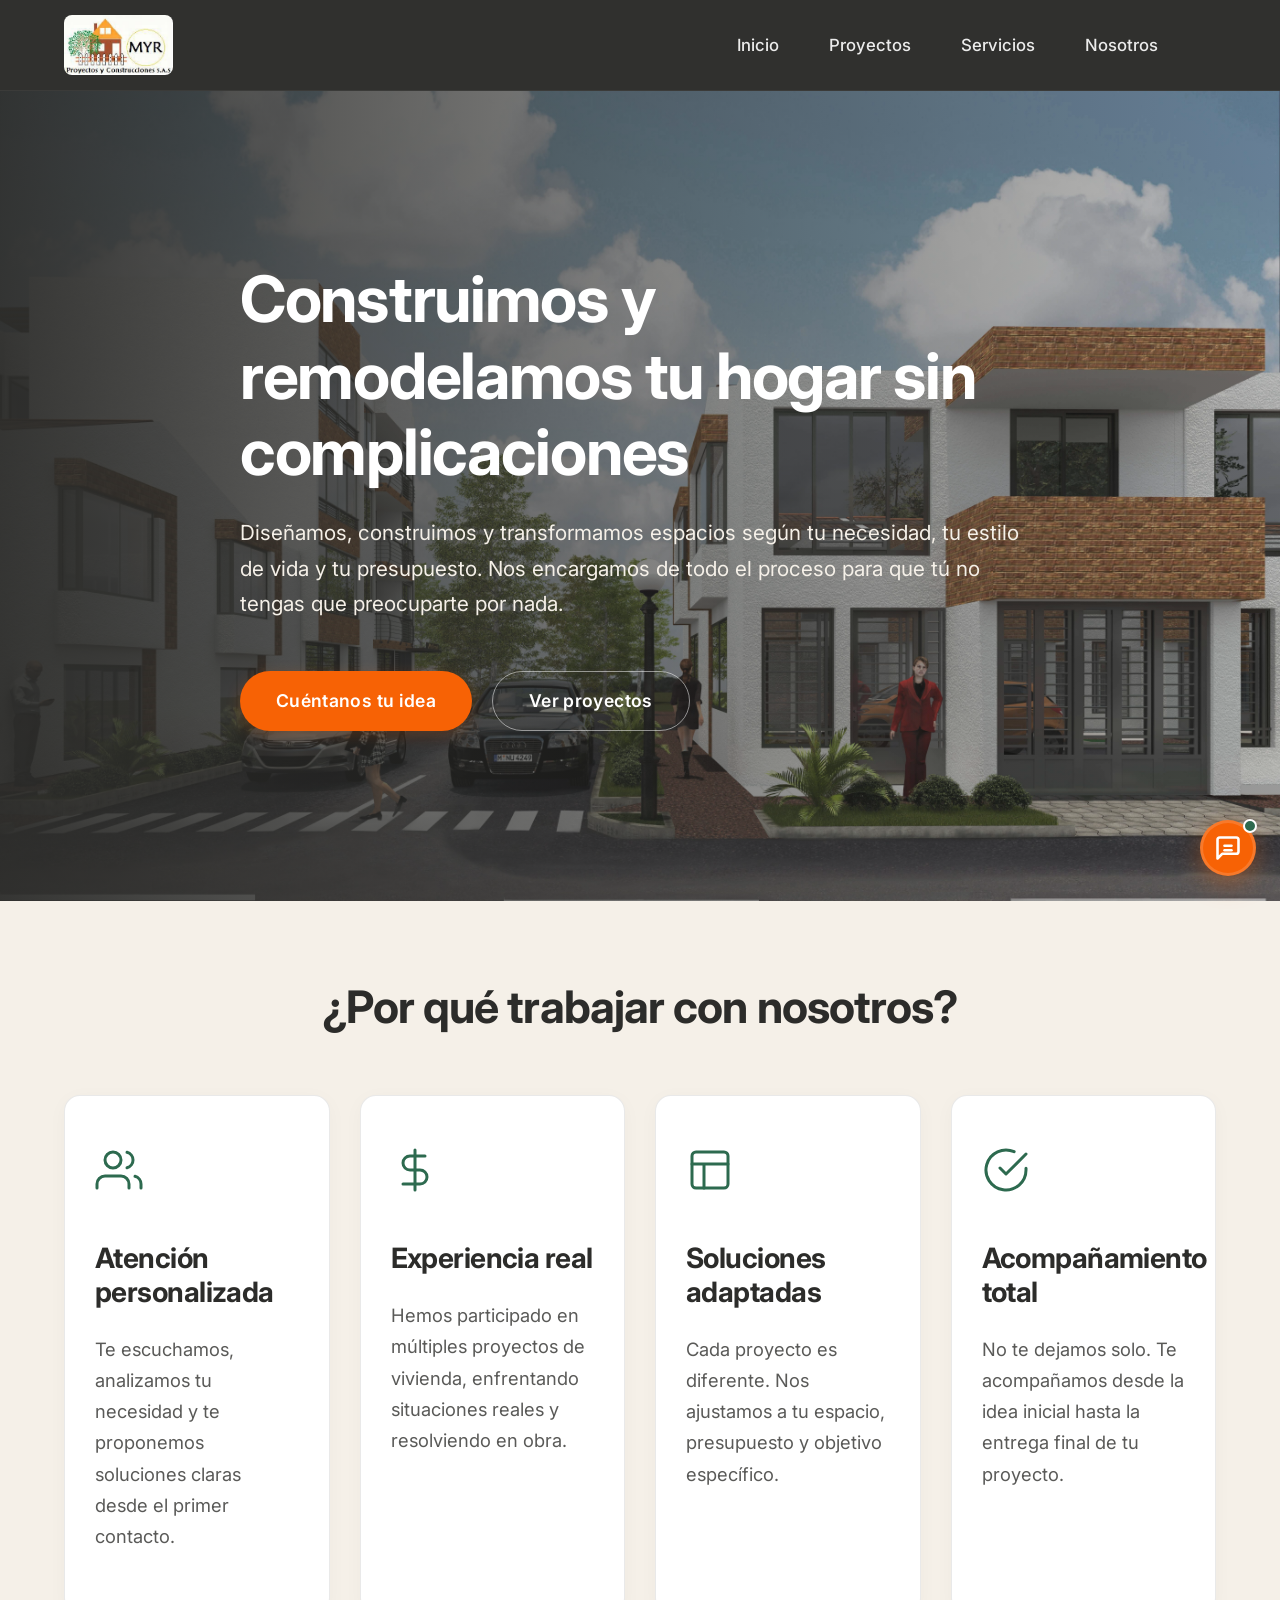
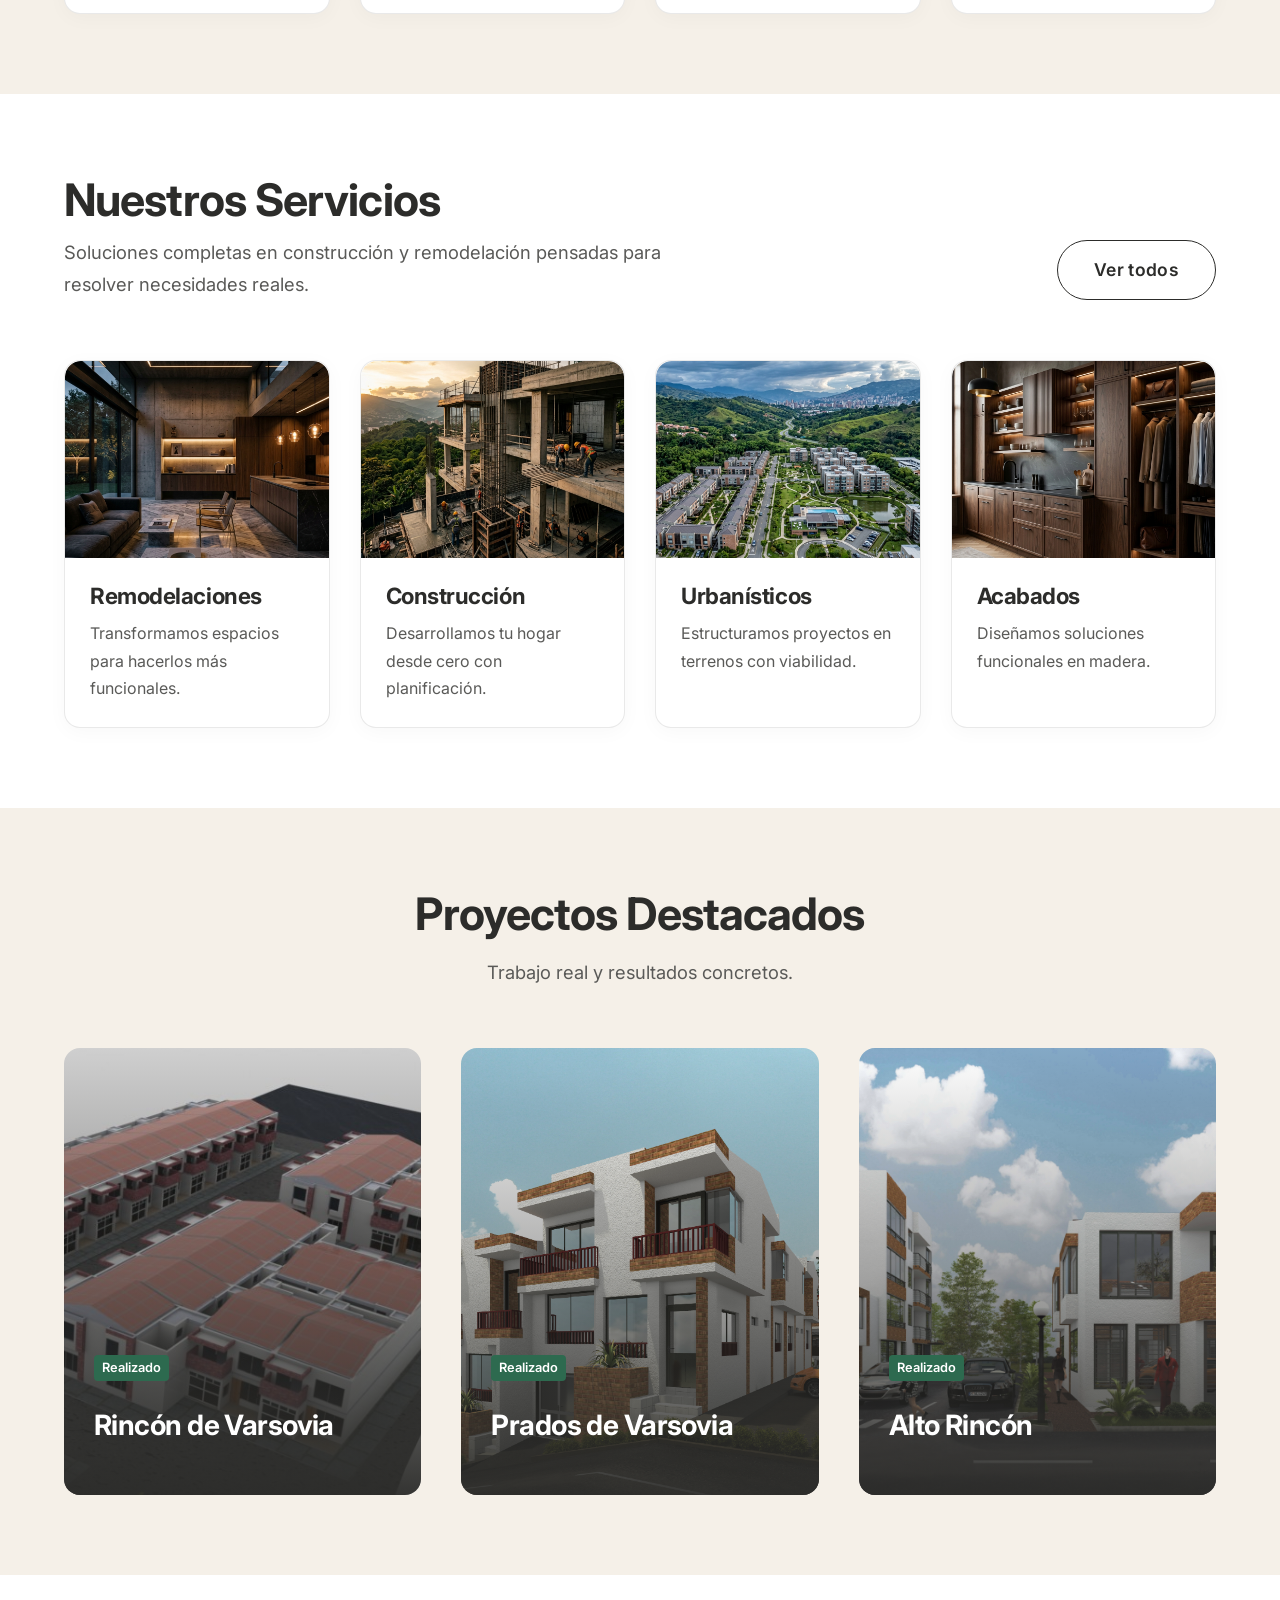
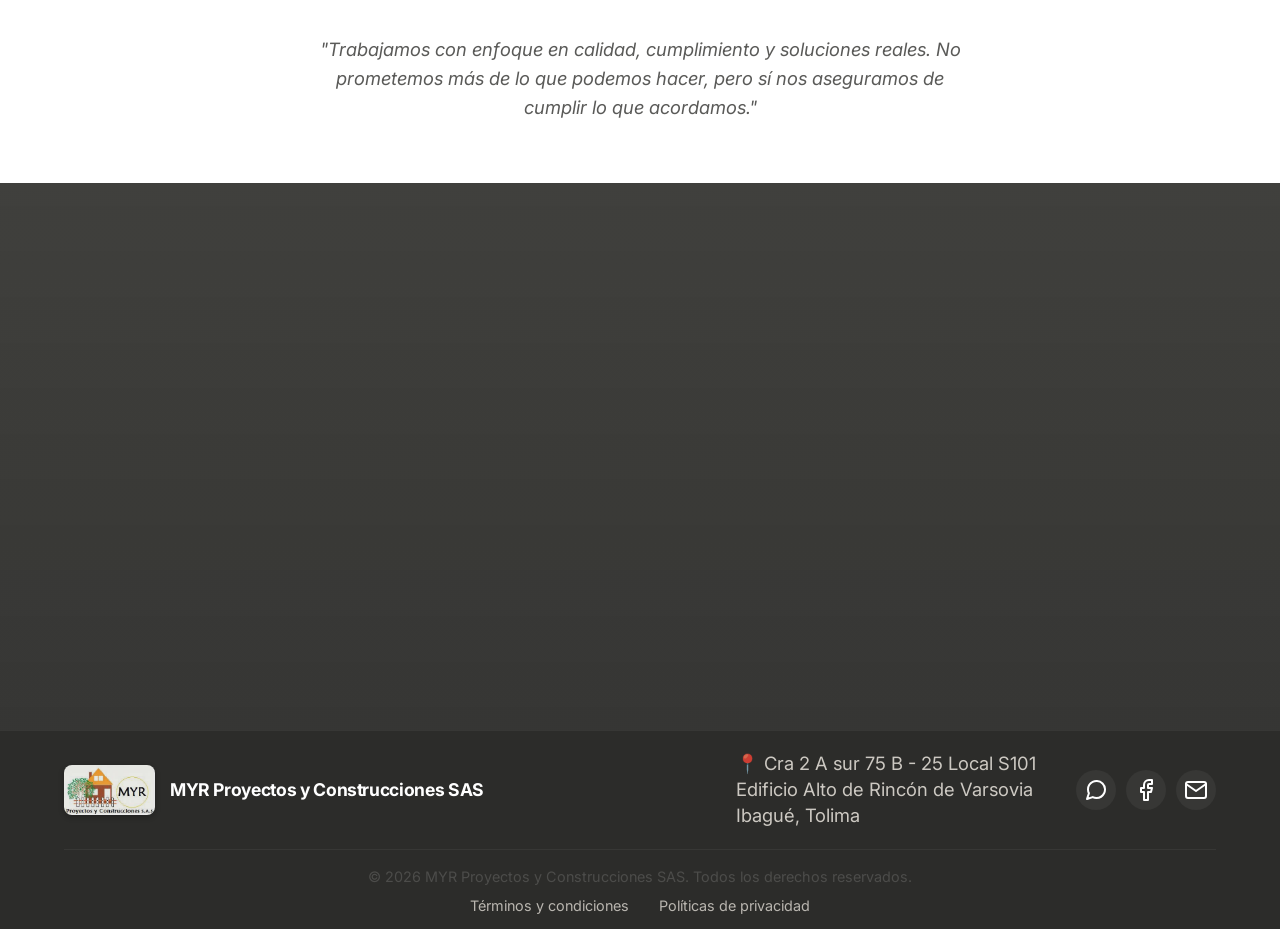
<file: index.html>
<!DOCTYPE html>
<html lang="es">
<head>
    <meta charset="UTF-8">
    <meta name="viewport" content="width=device-width, initial-scale=1.0">
    <title>MYR Proyectos y Construcciones | Inicio</title>
    <meta name="description" content="Diseñamos, construimos y transformamos espacios según tu necesidad, tu estilo de vida y tu presupuesto.">
    <!-- Google Fonts -->
    <link rel="preconnect" href="https://fonts.googleapis.com">
    <link rel="preconnect" href="https://fonts.gstatic.com" crossorigin>
    <link href="https://fonts.googleapis.com/css2?family=Inter:wght@400;500;600;700&display=swap" rel="stylesheet">
    <link rel="stylesheet" href="assets/css/style.css">
</head>
<body>
    <!-- Header Inyectado -->
    <header class="header" id="main-header"></header>

    <!-- Hero Section con Carrusel -->
    <section class="hero">
        <div class="hero-slider">
            <div class="hero-slide active" style="background-image: url('assets/images/proyectos/ALTO DE RINCON DE VARSOVIA 3.jpg');"></div>
            <div class="hero-slide" style="background-image: url('assets/images/proyectos/ALTO DE RINCON DE VARSOVIA 5.jpg');"></div>
            <div class="hero-slide" style="background-image: url('assets/images/proyectos/PRADOS DE VARSOVIA 5.jpg');"></div>
        </div>
        <div class="container">
            <div class="hero-content">
                <h1>Construimos y remodelamos tu hogar sin complicaciones</h1>
                <p>Diseñamos, construimos y transformamos espacios según tu necesidad, tu estilo de vida y tu presupuesto. Nos encargamos de todo el proceso para que tú no tengas que preocuparte por nada.</p>
                <div class="hero-actions">
                    <a href="#" class="btn btn-primary tally-trigger">Cuéntanos tu idea</a>
                    <a href="pages/proyectos.html" class="btn btn-secondary" style="color: #fff; border-color: rgba(255,255,255,0.5);">Ver proyectos</a>
                </div>
            </div>
        </div>
    </section>

    <!-- Por qué trabajar con nosotros -->
    <section class="section-light">
        <div class="container">
            <h2 class="section-title" style="text-align: center; margin-bottom: 60px;">¿Por qué trabajar con nosotros?</h2>
            
            <div class="grid-4">
                <div class="card reveal-item">
                    <div class="card-icon">
                        <svg width="48" height="48" viewBox="0 0 24 24" fill="none" stroke="currentColor" stroke-width="1.5" stroke-linecap="round" stroke-linejoin="round"><path d="M17 21v-2a4 4 0 0 0-4-4H5a4 4 0 0 0-4 4v2"></path><circle cx="9" cy="7" r="4"></circle><path d="M23 21v-2a4 4 0 0 0-3-3.87"></path><path d="M16 3.13a4 4 0 0 1 0 7.75"></path></svg>
                    </div>
                    <h3>Atención personalizada</h3>
                    <p>Te escuchamos, analizamos tu necesidad y te proponemos soluciones claras desde el primer contacto.</p>
                </div>
                <div class="card reveal-item" style="transition-delay: 0.1s;">
                    <div class="card-icon">
                        <svg width="48" height="48" viewBox="0 0 24 24" fill="none" stroke="currentColor" stroke-width="1.5" stroke-linecap="round" stroke-linejoin="round"><path d="M12 2v20M17 5H9.5a3.5 3.5 0 0 0 0 7h5a3.5 3.5 0 0 1 0 7H6"></path></svg>
                    </div>
                    <h3>Experiencia real</h3>
                    <p>Hemos participado en múltiples proyectos de vivienda, enfrentando situaciones reales y resolviendo en obra.</p>
                </div>
                <div class="card reveal-item" style="transition-delay: 0.2s;">
                    <div class="card-icon">
                        <svg width="48" height="48" viewBox="0 0 24 24" fill="none" stroke="currentColor" stroke-width="1.5" stroke-linecap="round" stroke-linejoin="round"><rect x="3" y="3" width="18" height="18" rx="2" ry="2"></rect><path d="M3 9h18M9 21V9"></path></svg>
                    </div>
                    <h3>Soluciones adaptadas</h3>
                    <p>Cada proyecto es diferente. Nos ajustamos a tu espacio, presupuesto y objetivo específico.</p>
                </div>
                <div class="card reveal-item" style="transition-delay: 0.3s;">
                    <div class="card-icon">
                        <svg width="48" height="48" viewBox="0 0 24 24" fill="none" stroke="currentColor" stroke-width="1.5" stroke-linecap="round" stroke-linejoin="round"><path d="M22 11.08V12a10 10 0 1 1-5.93-9.14"></path><polyline points="22 4 12 14.01 9 11.01"></polyline></svg>
                    </div>
                    <h3>Acompañamiento total</h3>
                    <p>No te dejamos solo. Te acompañamos desde la idea inicial hasta la entrega final de tu proyecto.</p>
                </div>
            </div>
        </div>
    </section>

    <!-- Servicios Resumen -->
    <section class="section-white">
        <div class="container">
            <div style="display: flex; justify-content: space-between; align-items: flex-end; margin-bottom: 60px;" class="reveal-item">
                <div>
                    <h2 style="margin-bottom: 10px;">Nuestros Servicios</h2>
                    <p style="margin-bottom: 0; max-width: 600px;">Soluciones completas en construcción y remodelación pensadas para resolver necesidades reales.</p>
                </div>
                <a href="pages/servicios.html" class="btn btn-secondary">Ver todos</a>
            </div>
            
            <div class="grid-4">
                <a href="servicios/remodelaciones.html" class="card reveal-item" style="padding: 0; text-decoration: none;">
                    <img src="assets/images/servicios/servicio_remodelaciones.png" alt="Remodelaciones" style="margin-bottom: 0; border-radius: 16px 16px 0 0; aspect-ratio: 4/3;">
                    <div style="padding: 25px;">
                        <h3 style="font-size: 1.4rem; margin-bottom: 10px;">Remodelaciones</h3>
                        <p style="font-size: 1rem; margin-bottom: 0;">Transformamos espacios para hacerlos más funcionales.</p>
                    </div>
                </a>
                <a href="servicios/construccion.html" class="card reveal-item" style="padding: 0; text-decoration: none; transition-delay: 0.1s;">
                    <img src="assets/images/servicios/servicio_construccion.png" alt="Construcción" style="margin-bottom: 0; border-radius: 16px 16px 0 0; aspect-ratio: 4/3;">
                    <div style="padding: 25px;">
                        <h3 style="font-size: 1.4rem; margin-bottom: 10px;">Construcción</h3>
                        <p style="font-size: 1rem; margin-bottom: 0;">Desarrollamos tu hogar desde cero con planificación.</p>
                    </div>
                </a>
                <a href="servicios/urbanisticos.html" class="card reveal-item" style="padding: 0; text-decoration: none; transition-delay: 0.2s;">
                    <img src="assets/images/servicios/servicio_urbanisticos.png" alt="Proyectos Urbanísticos" style="margin-bottom: 0; border-radius: 16px 16px 0 0; aspect-ratio: 4/3;">
                    <div style="padding: 25px;">
                        <h3 style="font-size: 1.4rem; margin-bottom: 10px;">Urbanísticos</h3>
                        <p style="font-size: 1rem; margin-bottom: 0;">Estructuramos proyectos en terrenos con viabilidad.</p>
                    </div>
                </a>
                <a href="servicios/acabados.html" class="card reveal-item" style="padding: 0; text-decoration: none; transition-delay: 0.3s;">
                    <img src="assets/images/servicios/servicio_acabados.png" alt="Acabados y Carpintería" style="margin-bottom: 0; border-radius: 16px 16px 0 0; aspect-ratio: 4/3;">
                    <div style="padding: 25px;">
                        <h3 style="font-size: 1.4rem; margin-bottom: 10px;">Acabados</h3>
                        <p style="font-size: 1rem; margin-bottom: 0;">Diseñamos soluciones funcionales en madera.</p>
                    </div>
                </a>
            </div>
        </div>
    </section>

    <!-- Proyectos Destacados (Showcase) -->
    <section class="section-light">
        <div class="container">
            <h2 class="section-title reveal-item" style="text-align: center; margin-bottom: 15px;">Proyectos Destacados</h2>
            <p class="reveal-item" style="text-align: center; max-width: 800px; margin: 0 auto 60px;">Trabajo real y resultados concretos.</p>
            
            <div class="grid-3">
                <a href="proyectos/rincon-varsovia.html" class="project-card reveal-item">
                    <img src="assets/images/proyectos/RINCON DE VARSOVIA 1.JPG" alt="Rincón de Varsovia">
                    <div class="project-overlay">
                        <span style="color: #fff; background-color: var(--color-trust); padding: 2px 8px; border-radius: 4px; font-weight: 600; font-size: 0.8rem; margin-bottom: 8px; display: inline-block; width: fit-content;">Realizado</span>
                        <h3>Rincón de Varsovia</h3>
                        <p>Proyecto VIS – 28 viviendas</p>
                    </div>
                </a>
                <a href="proyectos/prados-varsovia.html" class="project-card reveal-item" style="transition-delay: 0.1s;">
                    <img src="assets/images/proyectos/PRADOS DE VARSOVIA 6.jpg" alt="Prados de Varsovia">
                    <div class="project-overlay">
                        <span style="color: #fff; background-color: var(--color-trust); padding: 2px 8px; border-radius: 4px; font-weight: 600; font-size: 0.8rem; margin-bottom: 8px; display: inline-block; width: fit-content;">Realizado</span>
                        <h3>Prados de Varsovia</h3>
                        <p>51 lotes urbanizados</p>
                    </div>
                </a>
                <a href="proyectos/alto-rincon.html" class="project-card reveal-item" style="transition-delay: 0.2s;">
                    <img src="assets/images/proyectos/ALTO DE RINCON DE VARSOVIA 3.jpg" alt="Alto Rincón de Varsovia">
                    <div class="project-overlay">
                        <span style="color: #fff; background-color: var(--color-trust); padding: 2px 8px; border-radius: 4px; font-weight: 600; font-size: 0.8rem; margin-bottom: 8px; display: inline-block; width: fit-content;">Realizado</span>
                        <h3>Alto Rincón</h3>
                        <p>Edificio de 15 apartamentos</p>
                    </div>
                </a>
            </div>
        </div>
    </section>

    <!-- Confianza Compacta -->
    <section class="section-white" style="padding: 60px 0;">
        <div class="container" style="text-align: center; max-width: 800px;">
            <p class="reveal-item" style="font-size: 1.15rem; font-style: italic; line-height: 1.6; color: var(--color-text-muted); margin-bottom: 0;">"Trabajamos con enfoque en calidad, cumplimiento y soluciones reales. No prometemos más de lo que podemos hacer, pero sí nos aseguramos de cumplir lo que acordamos."</p>
        </div>
    </section>

    <!-- CTA Fuerte -->
    <section class="section-dark" style="background: linear-gradient(rgba(44,44,42,0.9), rgba(44,44,42,0.95)), url('assets/images/proyectos/ALTO DE RINCON DE VARSOVIA 5.jpg') center/cover fixed;">
        <div class="container" style="text-align: center; padding: 60px 0;">
            <h2 class="reveal-item" style="font-size: 3.5rem; margin-bottom: 25px;">¿Tienes un proyecto en mente?</h2>
            <p class="reveal-item" style="max-width: 700px; margin: 0 auto 40px; font-size: 1.3rem;">Cuéntanos qué quieres hacer y te ayudamos a convertirlo en algo real, bien planeado y bien ejecutado.</p>
            <div class="reveal-item">
                <a href="#" class="btn btn-primary tally-trigger" style="font-size: 1.2rem; padding: 16px 45px;">Comenzar ahora</a>
            </div>
        </div>
    </section>

    <!-- Footer Inyectado -->
    <footer class="footer" id="main-footer"></footer>

    <script src="assets/js/main.js"></script>
</body>
</html>
</file>
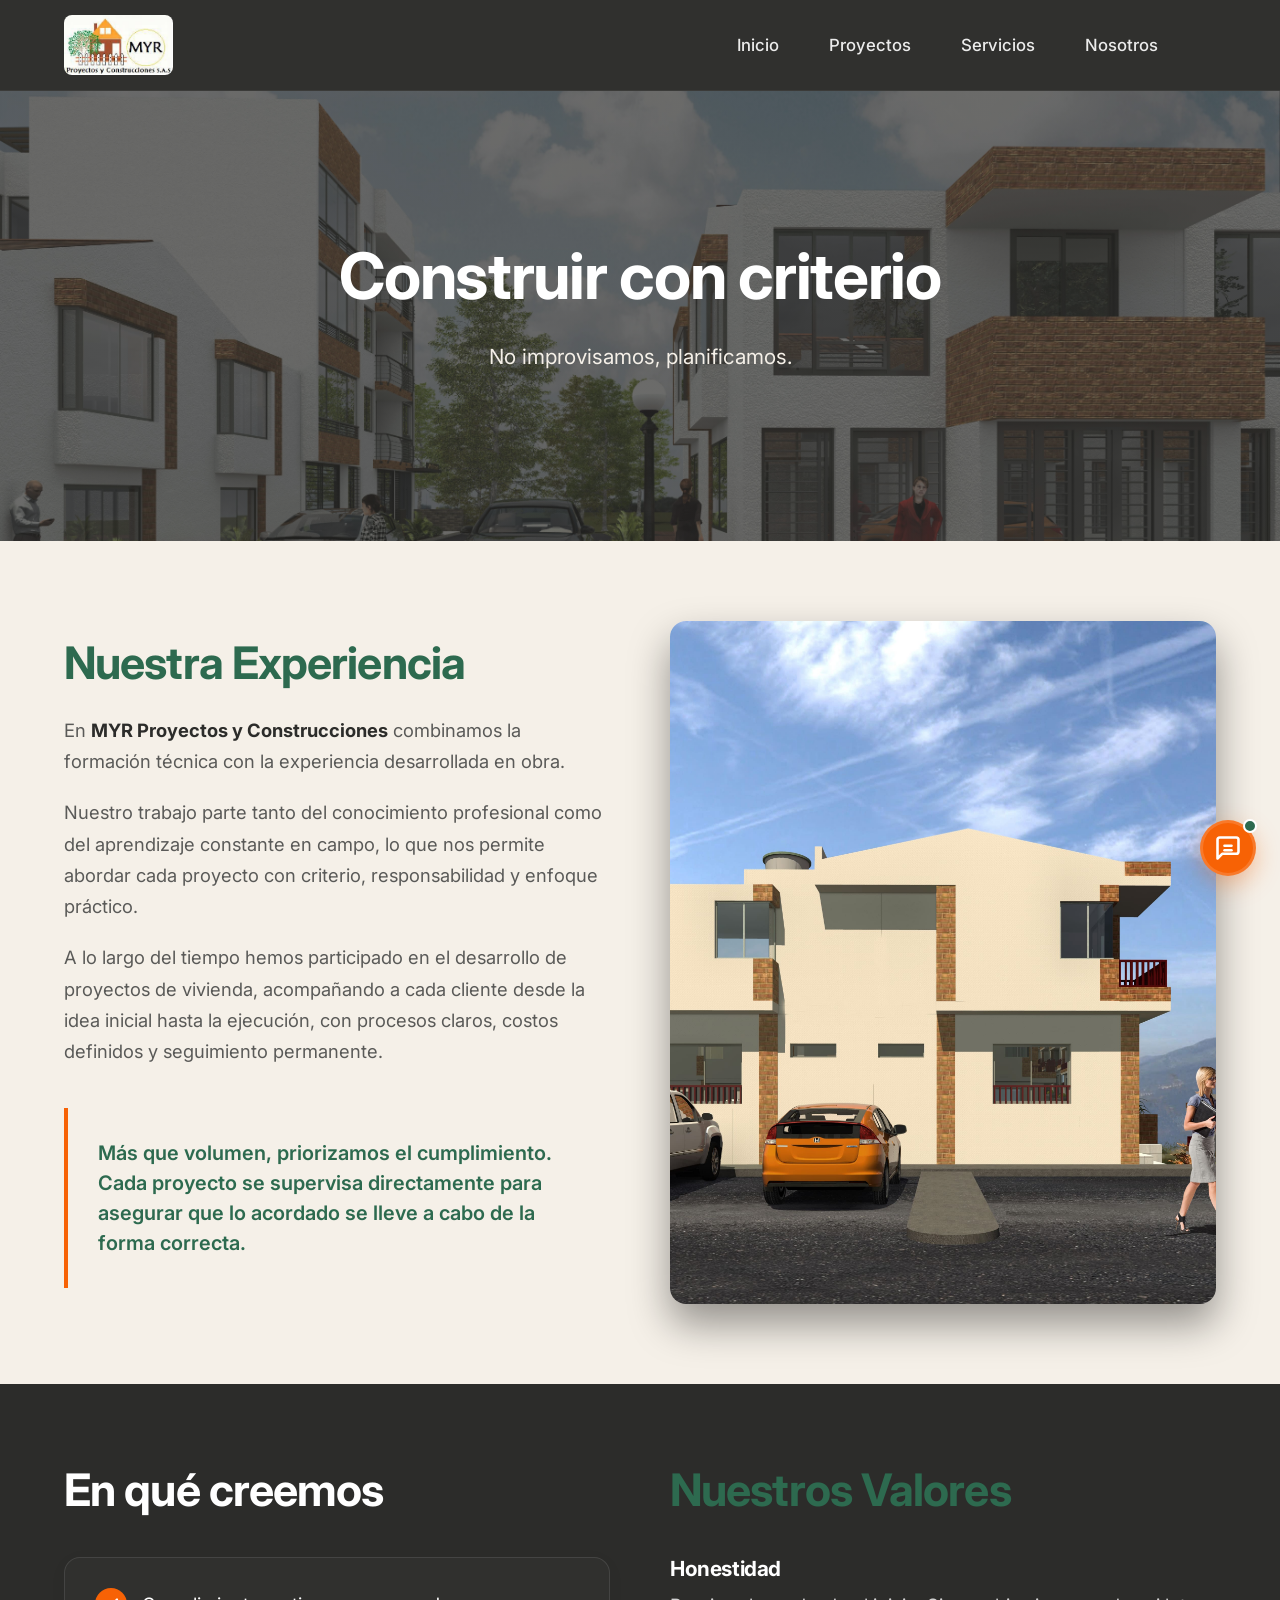
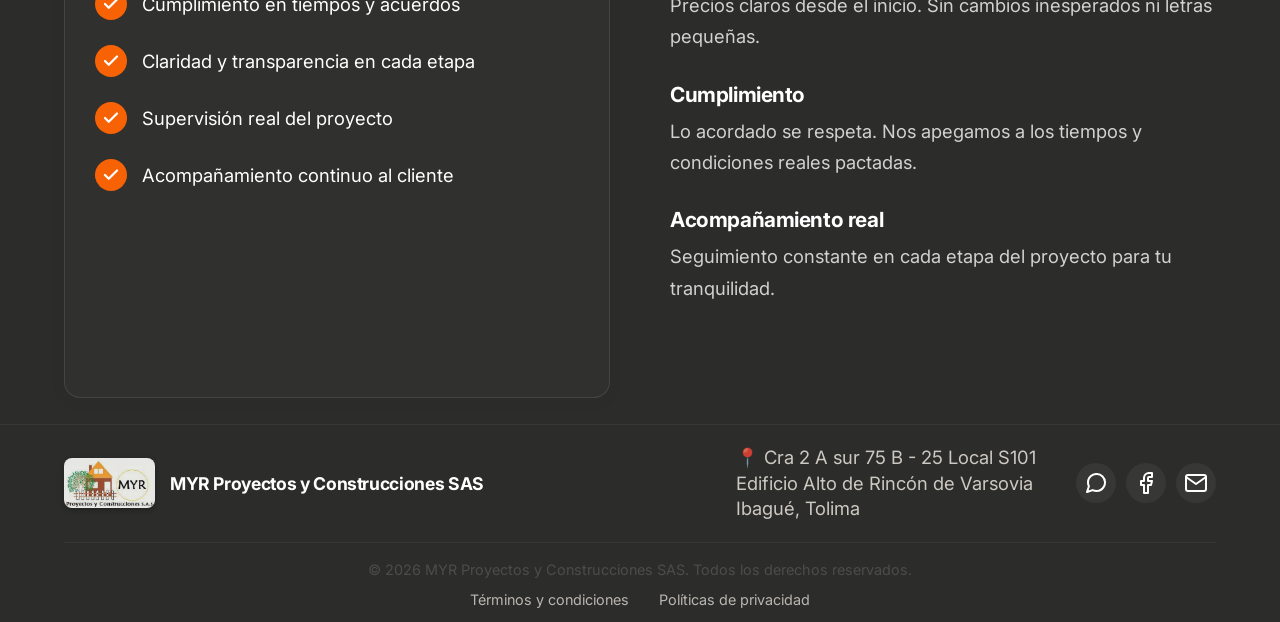
<file: pages/nosotros.html>
<!DOCTYPE html>
<html lang="es">
<head>
    <meta charset="UTF-8">
    <meta name="viewport" content="width=device-width, initial-scale=1.0">
    <title>Nosotros | MYR Proyectos y Construcciones</title>
    <meta name="description" content="Combinamos la formación técnica con la experiencia desarrollada en obra.">
    <link href="https://fonts.googleapis.com/css2?family=Inter:wght@400;500;600;700&display=swap" rel="stylesheet">
    <link rel="stylesheet" href="../assets/css/style.css">
</head>
<body>
    <header class="header" id="main-header"></header>

    <section class="hero" style="min-height: 50vh; background: linear-gradient(var(--color-overlay), var(--color-overlay)), url('../assets/images/proyectos/ALTO DE RINCON DE VARSOVIA 3.jpg') center/cover;">
        <div class="container" style="text-align: center;">
            <div class="hero-content" style="margin: 0 auto;">
                <h1>Construir con criterio</h1>
                <p>No improvisamos, planificamos.</p>
            </div>
        </div>
    </section>

    <section class="section-light">
        <div class="container">
            <div class="grid-2" style="align-items: center;">
                <div class="reveal-item">
                    <h2 style="color: var(--color-trust);">Nuestra Experiencia</h2>
                    <p>En <strong>MYR Proyectos y Construcciones</strong> combinamos la formación técnica con la experiencia desarrollada en obra.</p>
                    <p>Nuestro trabajo parte tanto del conocimiento profesional como del aprendizaje constante en campo, lo que nos permite abordar cada proyecto con criterio, responsabilidad y enfoque práctico.</p>
                    <p>A lo largo del tiempo hemos participado en el desarrollo de proyectos de vivienda, acompañando a cada cliente desde la idea inicial hasta la ejecución, con procesos claros, costos definidos y seguimiento permanente.</p>
                    <div style="margin-top: 40px; padding: 30px; border-left: 4px solid var(--color-cta); background: rgba(255,255,255,0.02); border-radius: 0 12px 12px 0;">
                        <p style="font-weight: 600; color: var(--color-trust); font-size: 1.25rem; margin: 0; line-height: 1.5;">Más que volumen, priorizamos el cumplimiento. Cada proyecto se supervisa directamente para asegurar que lo acordado se lleve a cabo de la forma correcta.</p>
                    </div>
                </div>
                <div class="reveal-item">
                    <img src="../assets/images/proyectos/PRADOS DE VARSOVIA 5.jpg" alt="Equipo en obra" style="border-radius: 16px; box-shadow: 0 20px 40px rgba(0,0,0,0.4); width: 100%; aspect-ratio: 4/5; object-fit: cover;">
                </div>
            </div>
        </div>
    </section>

    <section class="section-dark" style="padding-bottom: 120px;">
        <div class="container">
            <div class="grid-2">
                <div class="reveal-item">
                    <h2 style="margin-bottom: 40px;">En qué creemos</h2>
                    <div class="card" style="background: rgba(255,255,255,0.02); padding: 30px;">
                        <ul style="list-style: none; padding: 0;">
                            <li style="display: flex; align-items: center; gap: 15px; margin-bottom: 25px; font-size: 1.15rem;">
                                <div style="background: var(--color-cta); width: 32px; height: 32px; border-radius: 50%; display: flex; align-items: center; justify-content: center;">
                                    <svg width="18" height="18" viewBox="0 0 24 24" fill="none" stroke="#fff" stroke-width="3" stroke-linecap="round" stroke-linejoin="round"><polyline points="20 6 9 17 4 12"></polyline></svg>
                                </div>
                                <span style="color: #fff;">Cumplimiento en tiempos y acuerdos</span>
                            </li>
                            <li style="display: flex; align-items: center; gap: 15px; margin-bottom: 25px; font-size: 1.15rem;">
                                <div style="background: var(--color-cta); width: 32px; height: 32px; border-radius: 50%; display: flex; align-items: center; justify-content: center;">
                                    <svg width="18" height="18" viewBox="0 0 24 24" fill="none" stroke="#fff" stroke-width="3" stroke-linecap="round" stroke-linejoin="round"><polyline points="20 6 9 17 4 12"></polyline></svg>
                                </div>
                                <span style="color: #fff;">Claridad y transparencia en cada etapa</span>
                            </li>
                            <li style="display: flex; align-items: center; gap: 15px; margin-bottom: 25px; font-size: 1.15rem;">
                                <div style="background: var(--color-cta); width: 32px; height: 32px; border-radius: 50%; display: flex; align-items: center; justify-content: center;">
                                    <svg width="18" height="18" viewBox="0 0 24 24" fill="none" stroke="#fff" stroke-width="3" stroke-linecap="round" stroke-linejoin="round"><polyline points="20 6 9 17 4 12"></polyline></svg>
                                </div>
                                <span style="color: #fff;">Supervisión real del proyecto</span>
                            </li>
                            <li style="display: flex; align-items: center; gap: 15px; font-size: 1.15rem;">
                                <div style="background: var(--color-cta); width: 32px; height: 32px; border-radius: 50%; display: flex; align-items: center; justify-content: center;">
                                    <svg width="18" height="18" viewBox="0 0 24 24" fill="none" stroke="#fff" stroke-width="3" stroke-linecap="round" stroke-linejoin="round"><polyline points="20 6 9 17 4 12"></polyline></svg>
                                </div>
                                <span style="color: #fff;">Acompañamiento continuo al cliente</span>
                            </li>
                        </ul>
                    </div>
                </div>

                <div class="reveal-item" style="transition-delay: 0.2s;">
                    <h2 style="color: var(--color-trust); margin-bottom: 40px;">Nuestros Valores</h2>
                    <div style="display: flex; flex-direction: column; gap: 30px;">
                        <div>
                            <h4 style="margin-bottom: 8px; font-size: 1.3rem; color: #fff;">Honestidad</h4>
                            <p style="margin: 0;">Precios claros desde el inicio. Sin cambios inesperados ni letras pequeñas.</p>
                        </div>
                        <div>
                            <h4 style="margin-bottom: 8px; font-size: 1.3rem; color: #fff;">Cumplimiento</h4>
                            <p style="margin: 0;">Lo acordado se respeta. Nos apegamos a los tiempos y condiciones reales pactadas.</p>
                        </div>
                        <div>
                            <h4 style="margin-bottom: 8px; font-size: 1.3rem; color: #fff;">Acompañamiento real</h4>
                            <p style="margin: 0;">Seguimiento constante en cada etapa del proyecto para tu tranquilidad.</p>
                        </div>
                    </div>
                </div>
            </div>
        </div>
    </section>

    <footer class="footer" id="main-footer"></footer>
    <script src="../assets/js/main.js"></script>
</body>
</html>
</file>
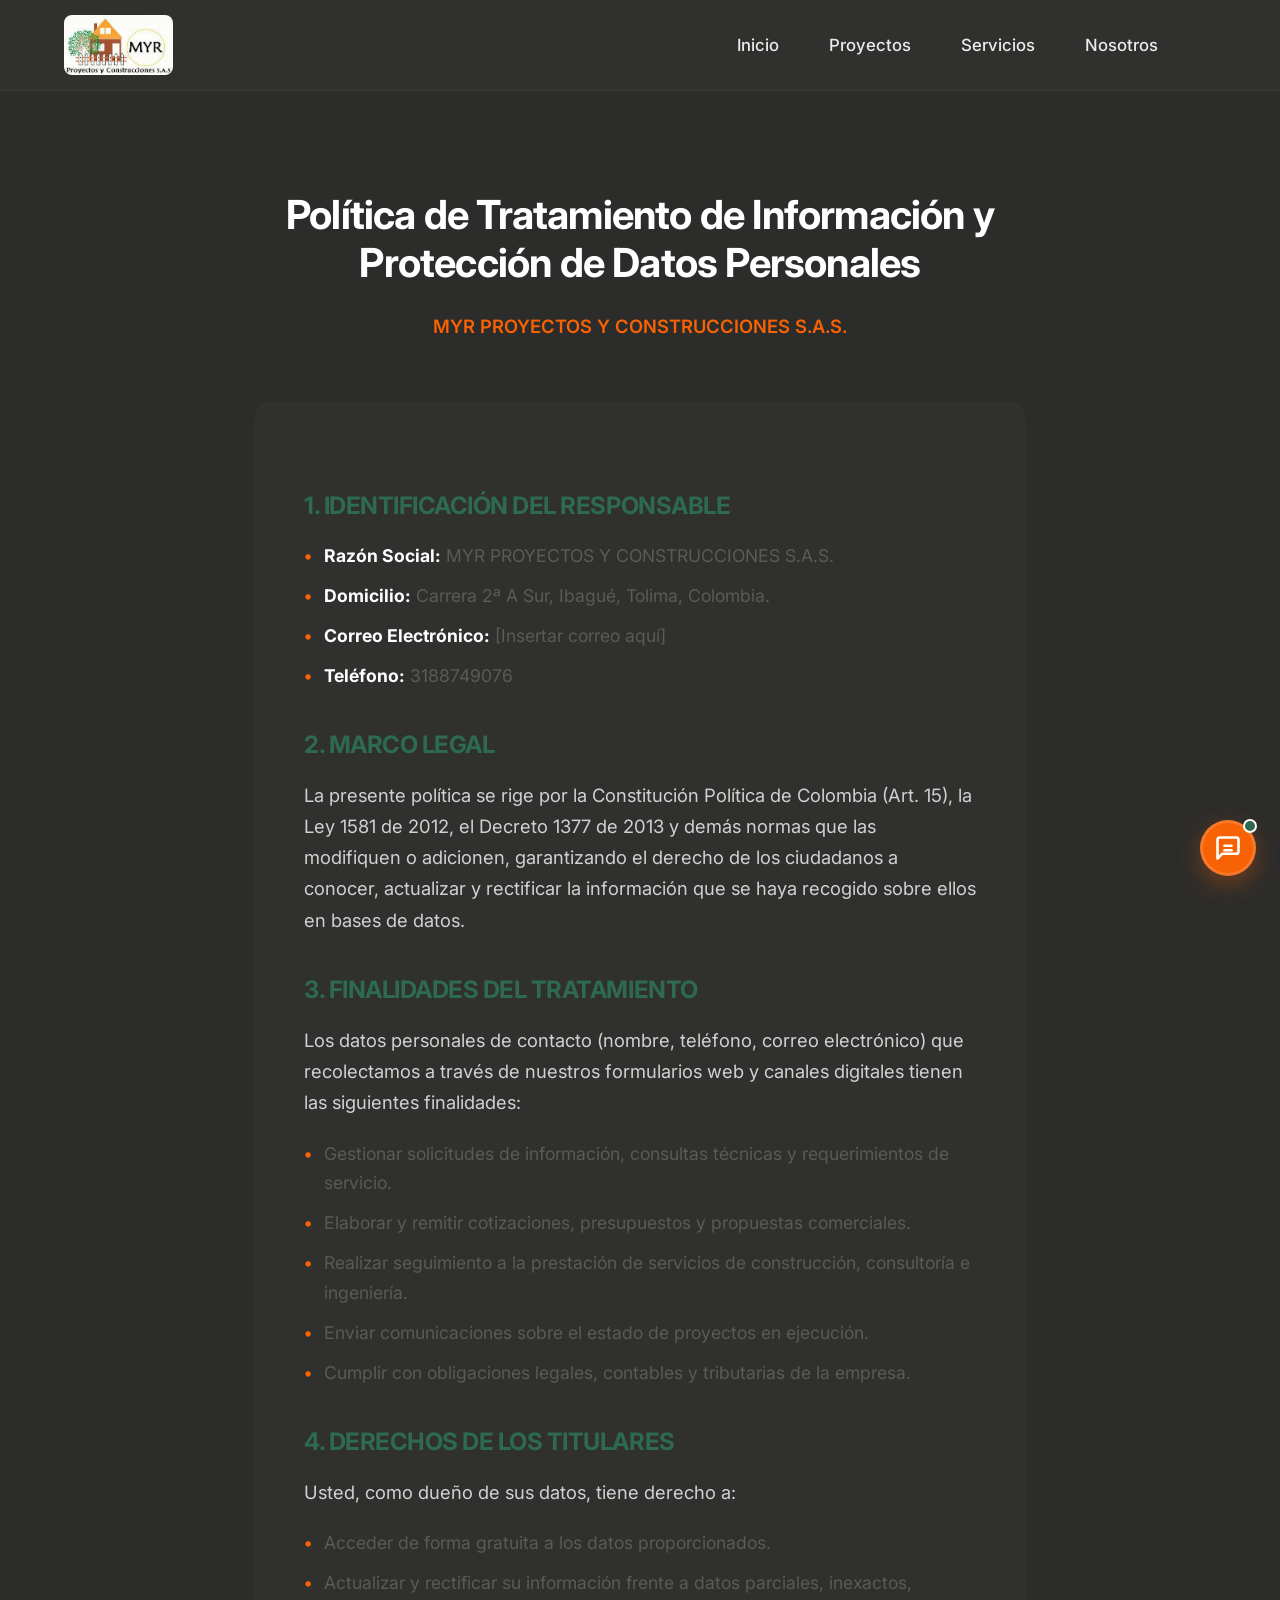
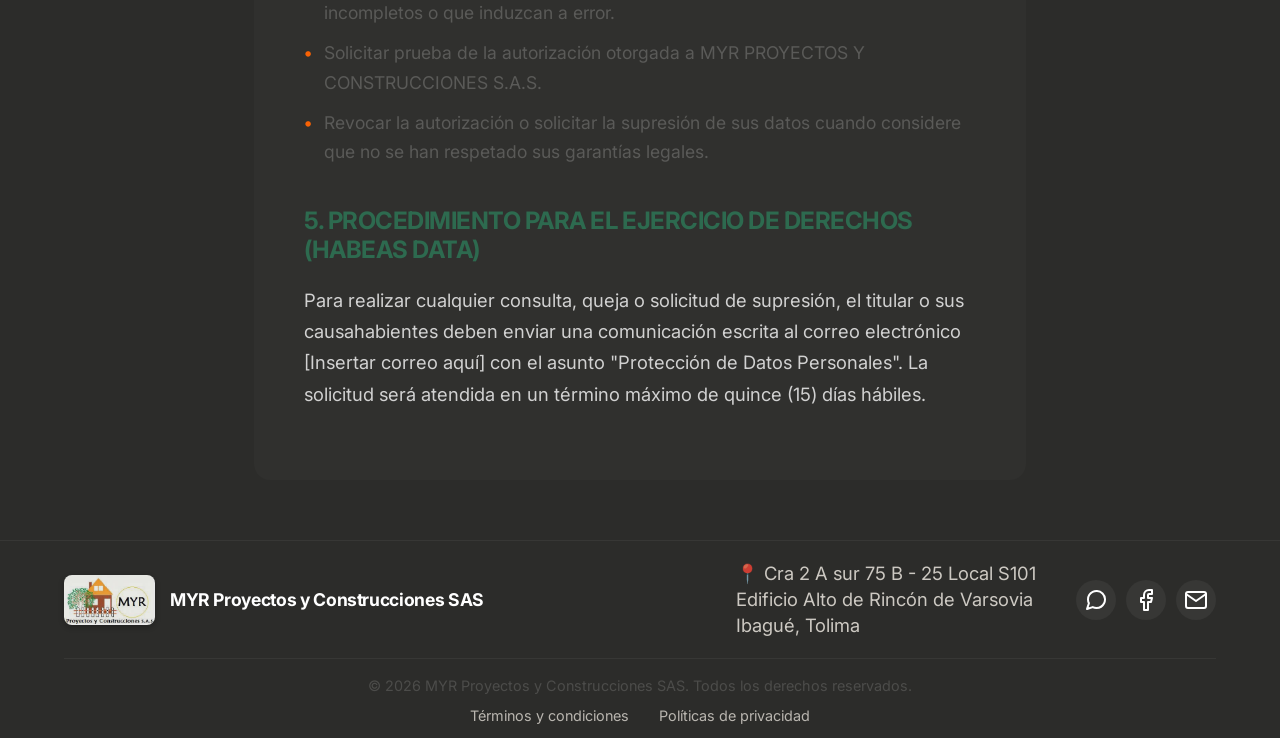
<file: pages/politica-datos.html>
<!DOCTYPE html>
<html lang="es">
<head>
    <meta charset="UTF-8">
    <meta name="viewport" content="width=device-width, initial-scale=1.0">
    <title>Política de Tratamiento de Datos | MYR Proyectos</title>
    <link href="https://fonts.googleapis.com/css2?family=Inter:wght@400;500;600;700&display=swap" rel="stylesheet">
    <link rel="stylesheet" href="../assets/css/style.css">
    <style>
        .legal-content h2 { font-size: 1.5rem; color: var(--color-trust); margin-top: 40px; margin-bottom: 20px; }
        .legal-content ul { list-style: none; padding-left: 20px; margin-bottom: 20px; }
        .legal-content li { position: relative; margin-bottom: 10px; font-size: 1.1rem; color: var(--color-text-muted); }
        .legal-content li::before { content: '•'; position: absolute; left: -20px; color: var(--color-cta); font-weight: bold; }
    </style>
</head>
<body>
    <header class="header" id="main-header"></header>

    <section class="section-dark" style="padding: 100px 0 60px;">
        <div class="container" style="max-width: 900px;">
            <h1 class="reveal-item" style="font-size: 2.5rem; text-align: center;">Política de Tratamiento de Información y Protección de Datos Personales</h1>
            <p class="reveal-item" style="text-align: center; color: var(--color-cta); font-weight: 600;">MYR PROYECTOS Y CONSTRUCCIONES S.A.S.</p>
            
            <div class="legal-content reveal-item" style="margin-top: 60px; background: rgba(255,255,255,0.02); padding: 50px; border-radius: 16px;">
                
                <h2>1. IDENTIFICACIÓN DEL RESPONSABLE</h2>
                <ul>
                    <li><strong>Razón Social:</strong> MYR PROYECTOS Y CONSTRUCCIONES S.A.S.</li>
                    <li><strong>Domicilio:</strong> Carrera 2ª A Sur, Ibagué, Tolima, Colombia.</li>
                    <li><strong>Correo Electrónico:</strong> [Insertar correo aquí]</li>
                    <li><strong>Teléfono:</strong> 3188749076</li>
                </ul>

                <h2>2. MARCO LEGAL</h2>
                <p>La presente política se rige por la Constitución Política de Colombia (Art. 15), la Ley 1581 de 2012, el Decreto 1377 de 2013 y demás normas que las modifiquen o adicionen, garantizando el derecho de los ciudadanos a conocer, actualizar y rectificar la información que se haya recogido sobre ellos en bases de datos.</p>

                <h2>3. FINALIDADES DEL TRATAMIENTO</h2>
                <p>Los datos personales de contacto (nombre, teléfono, correo electrónico) que recolectamos a través de nuestros formularios web y canales digitales tienen las siguientes finalidades:</p>
                <ul>
                    <li>Gestionar solicitudes de información, consultas técnicas y requerimientos de servicio.</li>
                    <li>Elaborar y remitir cotizaciones, presupuestos y propuestas comerciales.</li>
                    <li>Realizar seguimiento a la prestación de servicios de construcción, consultoría e ingeniería.</li>
                    <li>Enviar comunicaciones sobre el estado de proyectos en ejecución.</li>
                    <li>Cumplir con obligaciones legales, contables y tributarias de la empresa.</li>
                </ul>

                <h2>4. DERECHOS DE LOS TITULARES</h2>
                <p>Usted, como dueño de sus datos, tiene derecho a:</p>
                <ul>
                    <li>Acceder de forma gratuita a los datos proporcionados.</li>
                    <li>Actualizar y rectificar su información frente a datos parciales, inexactos, incompletos o que induzcan a error.</li>
                    <li>Solicitar prueba de la autorización otorgada a MYR PROYECTOS Y CONSTRUCCIONES S.A.S.</li>
                    <li>Revocar la autorización o solicitar la supresión de sus datos cuando considere que no se han respetado sus garantías legales.</li>
                </ul>

                <h2>5. PROCEDIMIENTO PARA EL EJERCICIO DE DERECHOS (HABEAS DATA)</h2>
                <p>Para realizar cualquier consulta, queja o solicitud de supresión, el titular o sus causahabientes deben enviar una comunicación escrita al correo electrónico [Insertar correo aquí] con el asunto "Protección de Datos Personales". La solicitud será atendida en un término máximo de quince (15) días hábiles.</p>
                
            </div>
        </div>
    </section>

    <footer class="footer" id="main-footer"></footer>
    <script src="../assets/js/main.js"></script>
</body>
</html>
</file>
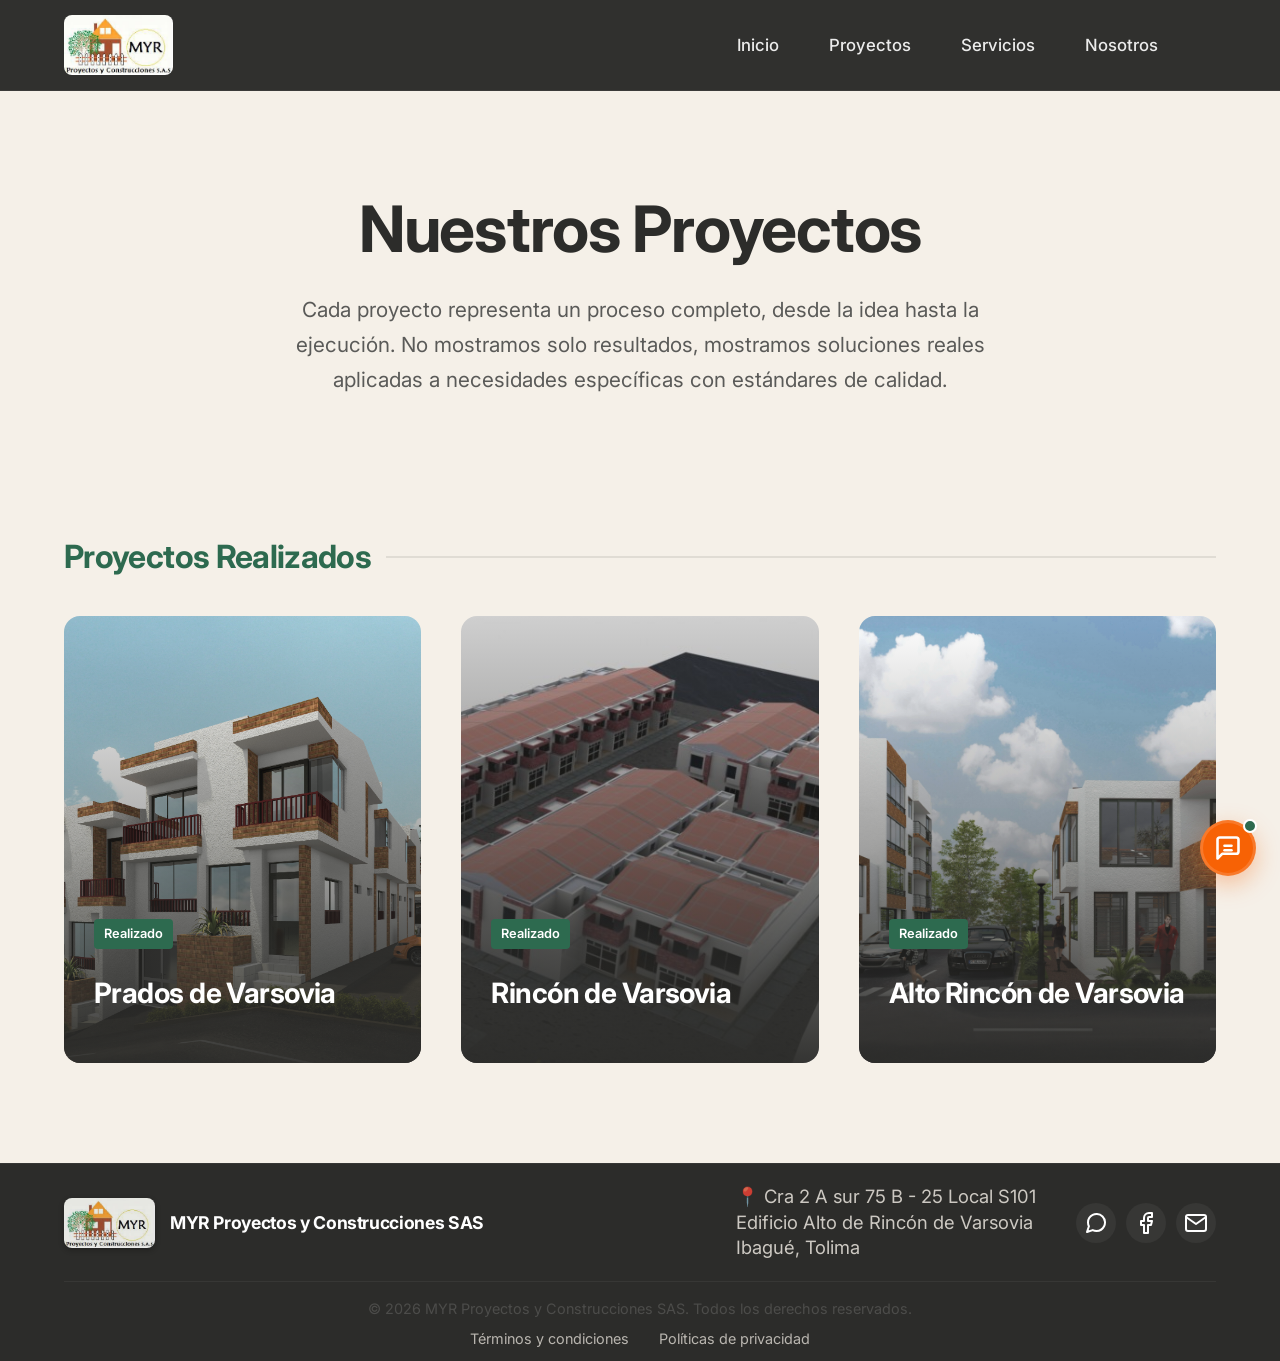
<file: pages/proyectos.html>
<!DOCTYPE html>
<html lang="es">
<head>
    <meta charset="UTF-8">
    <meta name="viewport" content="width=device-width, initial-scale=1.0">
    <title>Proyectos | MYR Proyectos y Construcciones</title>
    <meta name="description" content="Aquí puedes ver algunos de los proyectos en los que hemos trabajado. Mostramos soluciones reales.">
    <link href="https://fonts.googleapis.com/css2?family=Inter:wght@400;500;600;700&display=swap" rel="stylesheet">
    <link rel="stylesheet" href="../assets/css/style.css">
</head>
<body>
    <header class="header" id="main-header"></header>

    <section class="section-light" style="padding: 100px 0 60px;">
        <div class="container" style="text-align: center; max-width: 900px;">
            <h1 class="reveal-item" style="color: var(--color-text);">Nuestros Proyectos</h1>
            <p class="reveal-item" style="font-size: 1.3rem; margin-top: 20px;">Cada proyecto representa un proceso completo, desde la idea hasta la ejecución. No mostramos solo resultados, mostramos soluciones reales aplicadas a necesidades específicas con estándares de calidad.</p>
        </div>
    </section>

    <!-- PROYECTOS EN VENTA (Oculto temporalmente) 
    <section class="section-white" style="padding-top: 60px; padding-bottom: 60px;">
        <div class="container">
            <h2 class="reveal-item" style="font-size: 2rem; color: var(--color-cta); margin-bottom: 40px; display: flex; align-items: center; gap: 15px;">
                Proyectos en Venta
                <span style="height: 2px; flex-grow: 1; background-color: var(--color-border);"></span>
            </h2>
            <div class="grid-3">
                <a href="../proyectos/mir-72.html" class="project-card reveal-item">
                    <div style="width: 100%; height: 100%; background-color: var(--color-bg-main); display: flex; align-items: center; justify-content: center;">
                        <span style="color: var(--color-text-muted); font-weight: 500;">Próximamente imágenes</span>
                    </div>
                    <div class="project-overlay">
                        <span style="color: #fff; background-color: var(--color-cta); padding: 4px 10px; border-radius: 4px; font-weight: 600; font-size: 0.8rem; margin-bottom: 8px; display: inline-block; width: fit-content;">En Venta</span>
                        <h3>MIR 72</h3>
                        <p>Nuevo proyecto residencial →</p>
                    </div>
                </a>
            </div>
        </div>
    </section>
    -->

    <!-- PROYECTOS REALIZADOS -->
    <section class="section-light" style="padding-top: 60px; padding-bottom: 100px;">
        <div class="container">
            <h2 class="reveal-item" style="font-size: 2rem; color: var(--color-trust); margin-bottom: 40px; display: flex; align-items: center; gap: 15px;">
                Proyectos Realizados
                <span style="height: 2px; flex-grow: 1; background-color: var(--color-border);"></span>
            </h2>
            <div class="grid-3">
                <a href="../proyectos/prados-varsovia.html" class="project-card reveal-item">
                    <img src="../assets/images/proyectos/PRADOS DE VARSOVIA 6.jpg" alt="Prados de Varsovia">
                    <div class="project-overlay">
                        <span style="color: #fff; background-color: var(--color-trust); padding: 4px 10px; border-radius: 4px; font-weight: 600; font-size: 0.8rem; margin-bottom: 8px; display: inline-block; width: fit-content;">Realizado</span>
                        <h3>Prados de Varsovia</h3>
                        <p>Ver detalles del proyecto urbanístico →</p>
                    </div>
                </a>

                <a href="../proyectos/rincon-varsovia.html" class="project-card reveal-item" style="transition-delay: 0.1s;">
                    <img src="../assets/images/proyectos/RINCON DE VARSOVIA 1.JPG" alt="Rincón de Varsovia">
                    <div class="project-overlay">
                        <span style="color: #fff; background-color: var(--color-trust); padding: 4px 10px; border-radius: 4px; font-weight: 600; font-size: 0.8rem; margin-bottom: 8px; display: inline-block; width: fit-content;">Realizado</span>
                        <h3>Rincón de Varsovia</h3>
                        <p>Ver galería de proyecto →</p>
                    </div>
                </a>

                <a href="../proyectos/alto-rincon.html" class="project-card reveal-item" style="transition-delay: 0.2s;">
                    <img src="../assets/images/proyectos/ALTO DE RINCON DE VARSOVIA 3.jpg" alt="Alto Rincón de Varsovia">
                    <div class="project-overlay">
                        <span style="color: #fff; background-color: var(--color-trust); padding: 4px 10px; border-radius: 4px; font-weight: 600; font-size: 0.8rem; margin-bottom: 8px; display: inline-block; width: fit-content;">Realizado</span>
                        <h3>Alto Rincón de Varsovia</h3>
                        <p>Ver galería de proyecto →</p>
                    </div>
                </a>
            </div>
        </div>
    </section>

    <footer class="footer" id="main-footer"></footer>
    <script src="../assets/js/main.js"></script>
</body>
</html>
</file>
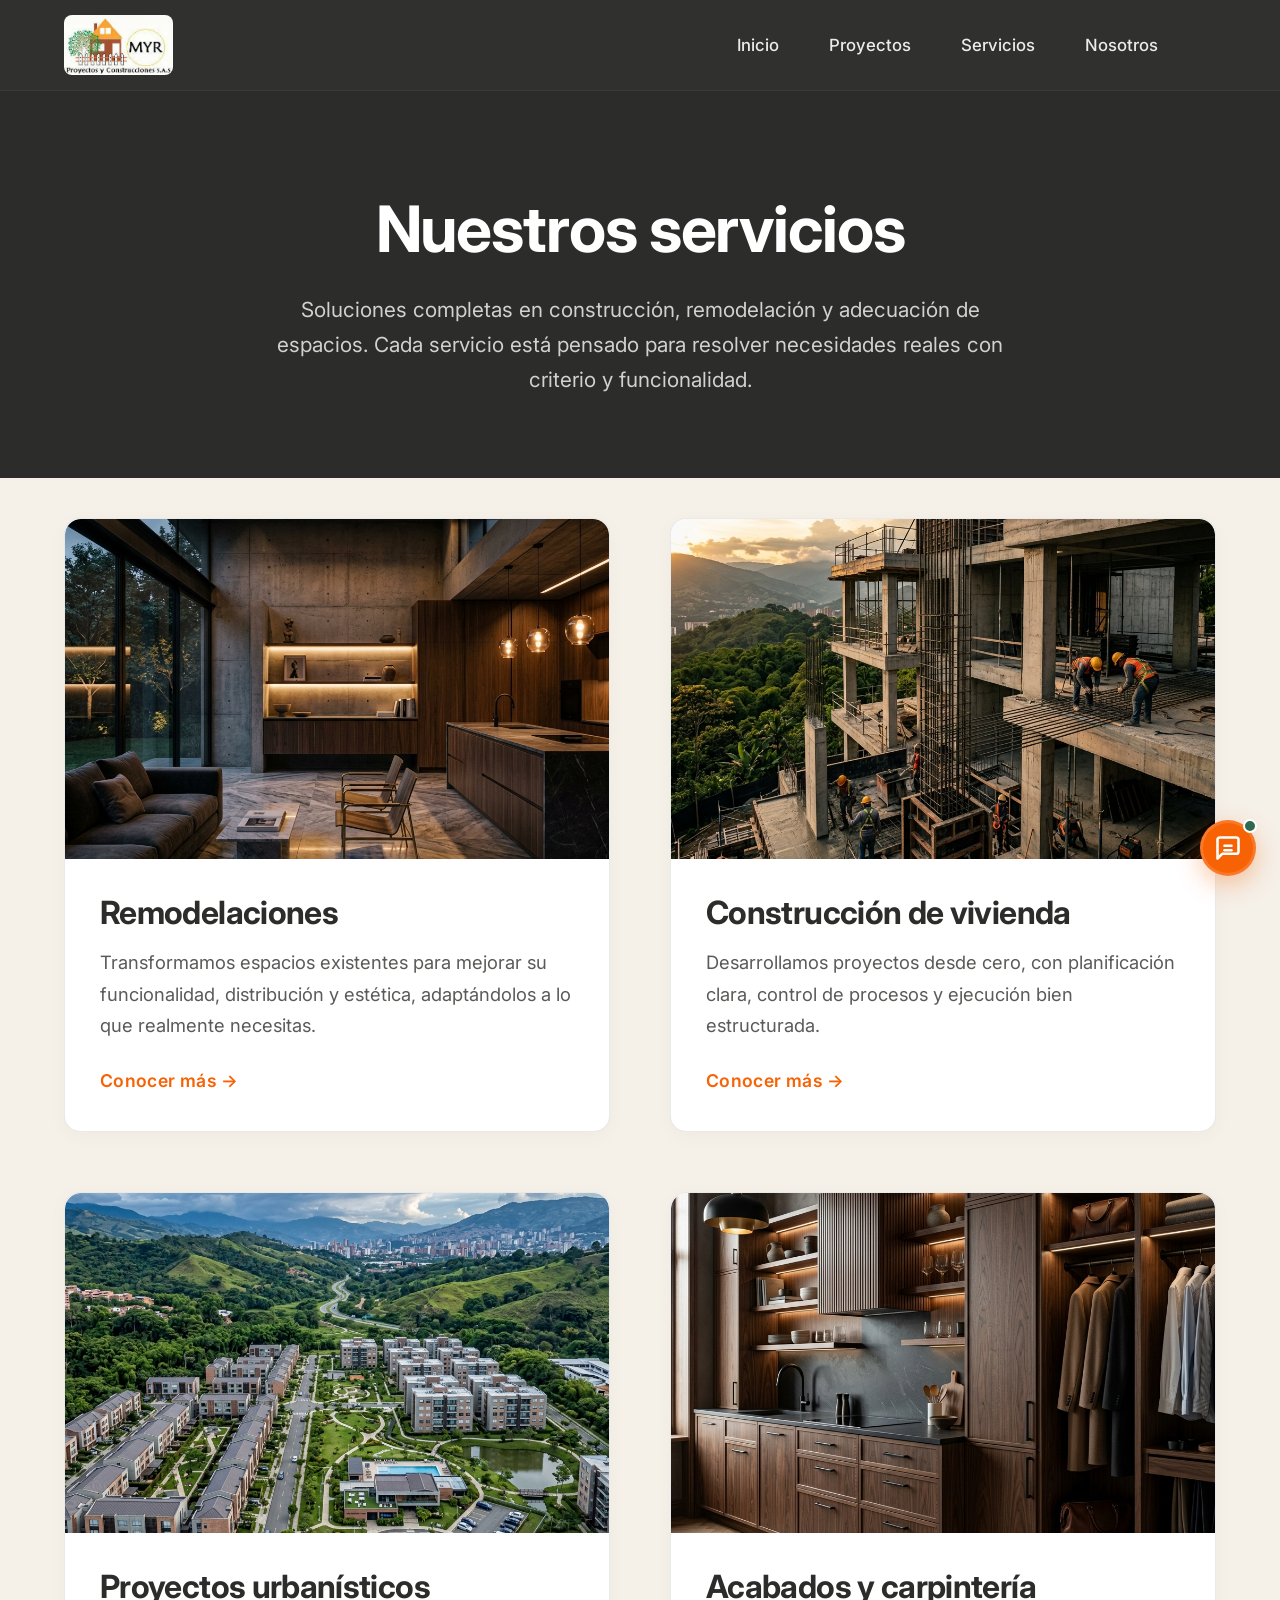
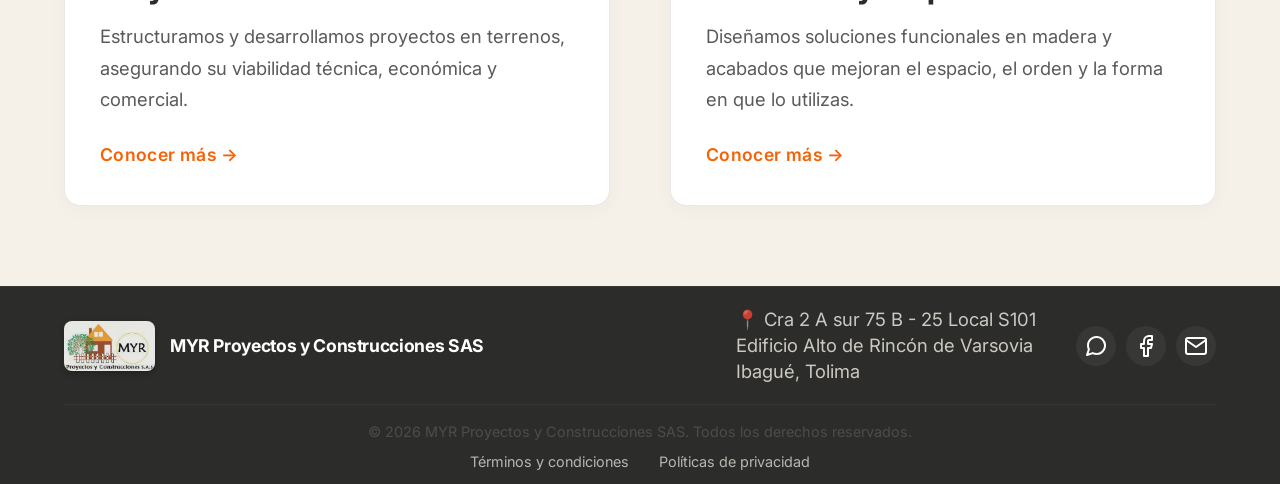
<file: pages/servicios.html>
<!DOCTYPE html>
<html lang="es">
<head>
    <meta charset="UTF-8">
    <meta name="viewport" content="width=device-width, initial-scale=1.0">
    <title>Servicios | MYR Proyectos y Construcciones</title>
    <meta name="description" content="Ofrecemos soluciones completas en construcción, remodelación y adecuación de espacios.">
    <link href="https://fonts.googleapis.com/css2?family=Inter:wght@400;500;600;700&display=swap" rel="stylesheet">
    <link rel="stylesheet" href="../assets/css/style.css">
</head>
<body>
    <header class="header" id="main-header"></header>

    <section class="section-dark" style="padding: 100px 0 60px;">
        <div class="container" style="text-align: center; max-width: 900px;">
            <h1 class="reveal-item">Nuestros servicios</h1>
            <p class="reveal-item" style="font-size: 1.3rem; margin-top: 20px;">Soluciones completas en construcción, remodelación y adecuación de espacios. Cada servicio está pensado para resolver necesidades reales con criterio y funcionalidad.</p>
        </div>
    </section>

    <section class="section-light" style="padding-top: 40px;">
        <div class="container">
            <div class="grid-2">
                <a href="../servicios/remodelaciones.html" class="card reveal-item" style="padding: 0; text-decoration: none;">
                    <img src="../assets/images/servicios/servicio_remodelaciones.png" alt="Remodelaciones" style="margin-bottom: 0; border-radius: 16px 16px 0 0; aspect-ratio: 16/10;">
                    <div style="padding: 35px;">
                        <h2 style="font-size: 2rem; margin-bottom: 15px;">Remodelaciones</h2>
                        <p style="font-size: 1.15rem; margin-bottom: 25px;">Transformamos espacios existentes para mejorar su funcionalidad, distribución y estética, adaptándolos a lo que realmente necesitas.</p>
                        <span class="btn btn-secondary" style="border: none; padding: 0; color: var(--color-cta);">Conocer más →</span>
                    </div>
                </a>

                <a href="../servicios/construccion.html" class="card reveal-item" style="padding: 0; text-decoration: none; transition-delay: 0.1s;">
                    <img src="../assets/images/servicios/servicio_construccion.png" alt="Construcción de vivienda" style="margin-bottom: 0; border-radius: 16px 16px 0 0; aspect-ratio: 16/10;">
                    <div style="padding: 35px;">
                        <h2 style="font-size: 2rem; margin-bottom: 15px;">Construcción de vivienda</h2>
                        <p style="font-size: 1.15rem; margin-bottom: 25px;">Desarrollamos proyectos desde cero, con planificación clara, control de procesos y ejecución bien estructurada.</p>
                        <span class="btn btn-secondary" style="border: none; padding: 0; color: var(--color-cta);">Conocer más →</span>
                    </div>
                </a>

                <a href="../servicios/urbanisticos.html" class="card reveal-item" style="padding: 0; text-decoration: none;">
                    <img src="../assets/images/servicios/servicio_urbanisticos.png" alt="Proyectos urbanísticos" style="margin-bottom: 0; border-radius: 16px 16px 0 0; aspect-ratio: 16/10;">
                    <div style="padding: 35px;">
                        <h2 style="font-size: 2rem; margin-bottom: 15px;">Proyectos urbanísticos</h2>
                        <p style="font-size: 1.15rem; margin-bottom: 25px;">Estructuramos y desarrollamos proyectos en terrenos, asegurando su viabilidad técnica, económica y comercial.</p>
                        <span class="btn btn-secondary" style="border: none; padding: 0; color: var(--color-cta);">Conocer más →</span>
                    </div>
                </a>

                <a href="../servicios/acabados.html" class="card reveal-item" style="padding: 0; text-decoration: none; transition-delay: 0.1s;">
                    <img src="../assets/images/servicios/servicio_acabados.png" alt="Acabados y carpintería" style="margin-bottom: 0; border-radius: 16px 16px 0 0; aspect-ratio: 16/10;">
                    <div style="padding: 35px;">
                        <h2 style="font-size: 2rem; margin-bottom: 15px;">Acabados y carpintería</h2>
                        <p style="font-size: 1.15rem; margin-bottom: 25px;">Diseñamos soluciones funcionales en madera y acabados que mejoran el espacio, el orden y la forma en que lo utilizas.</p>
                        <span class="btn btn-secondary" style="border: none; padding: 0; color: var(--color-cta);">Conocer más →</span>
                    </div>
                </a>
            </div>
        </div>
    </section>

    <footer class="footer" id="main-footer"></footer>
    <script src="../assets/js/main.js"></script>
</body>
</html>
</file>
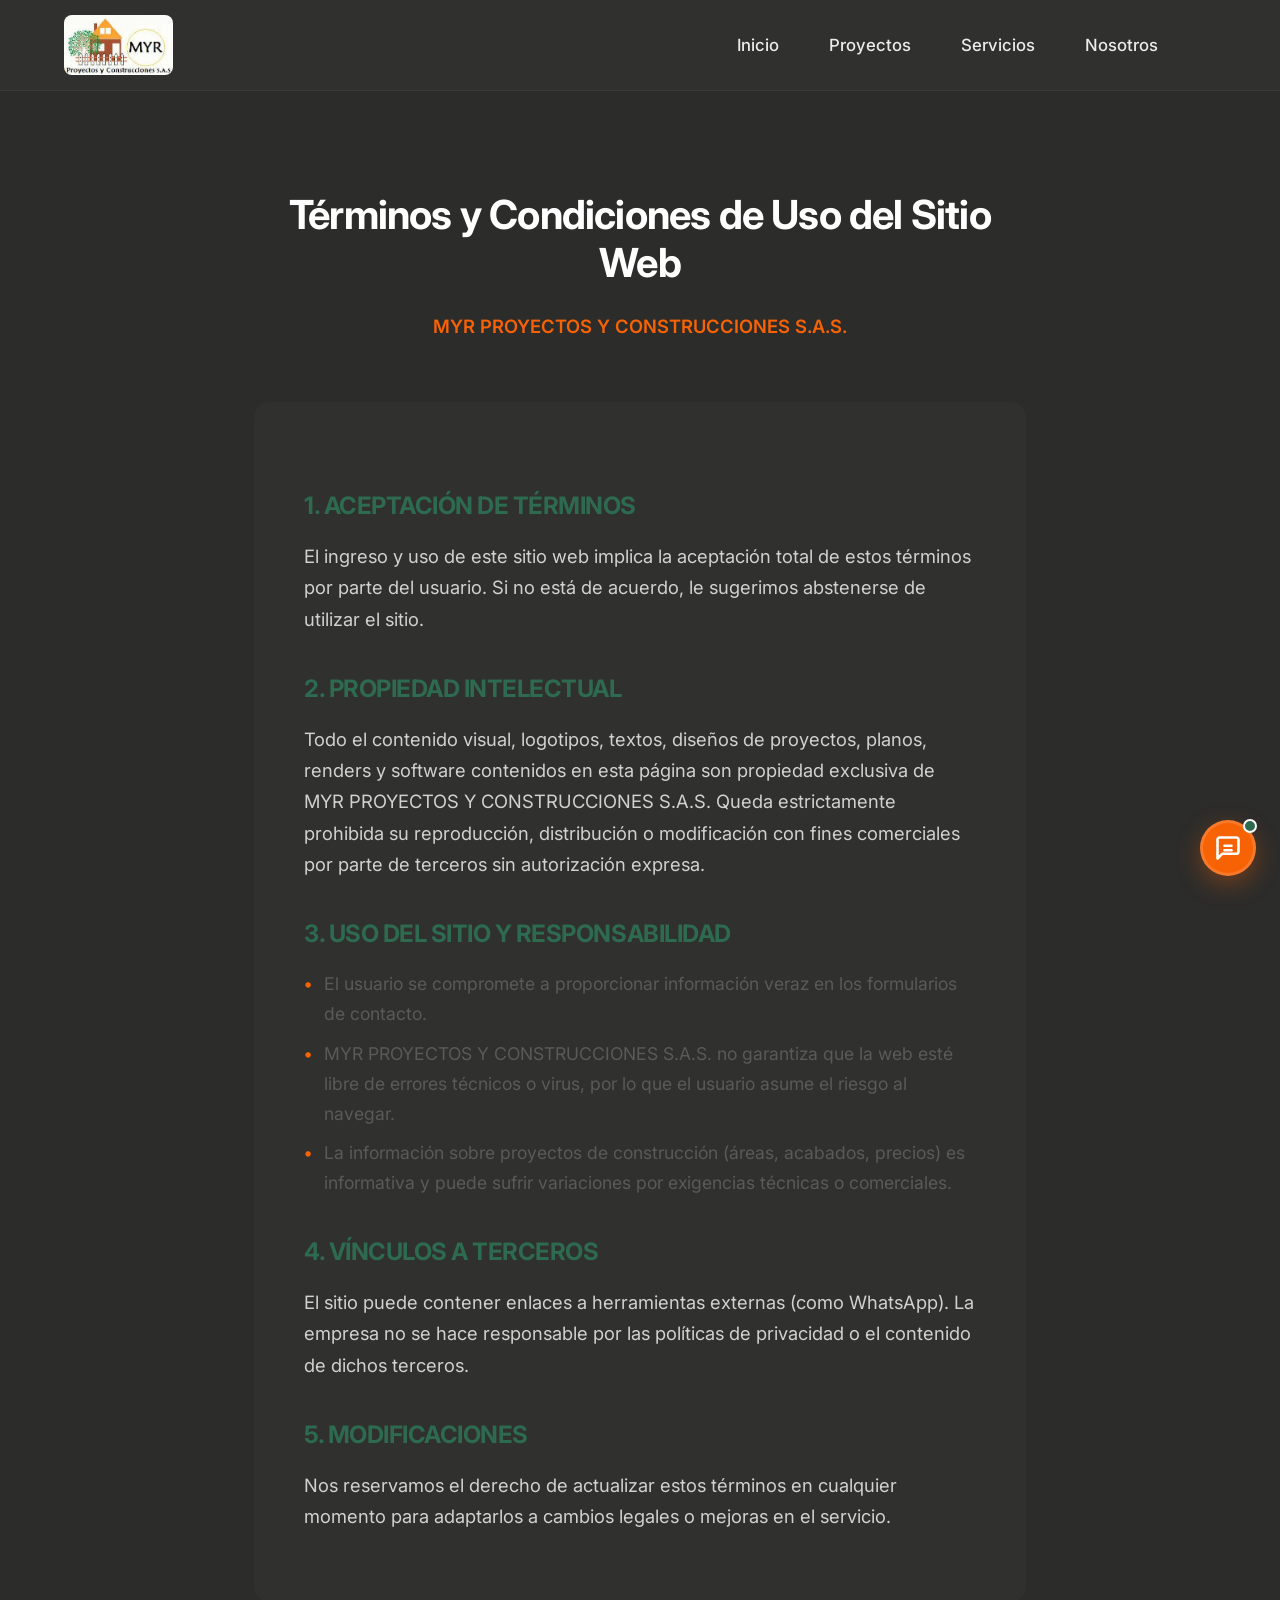
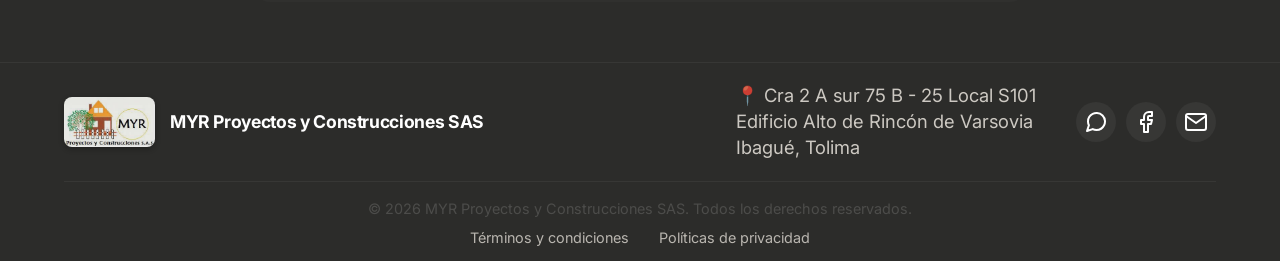
<file: pages/terminos.html>
<!DOCTYPE html>
<html lang="es">
<head>
    <meta charset="UTF-8">
    <meta name="viewport" content="width=device-width, initial-scale=1.0">
    <title>Términos y Condiciones | MYR Proyectos</title>
    <link href="https://fonts.googleapis.com/css2?family=Inter:wght@400;500;600;700&display=swap" rel="stylesheet">
    <link rel="stylesheet" href="../assets/css/style.css">
    <style>
        .legal-content h2 { font-size: 1.5rem; color: var(--color-trust); margin-top: 40px; margin-bottom: 20px; }
        .legal-content ul { list-style: none; padding-left: 20px; margin-bottom: 20px; }
        .legal-content li { position: relative; margin-bottom: 10px; font-size: 1.1rem; color: var(--color-text-muted); }
        .legal-content li::before { content: '•'; position: absolute; left: -20px; color: var(--color-cta); font-weight: bold; }
    </style>
</head>
<body>
    <header class="header" id="main-header"></header>

    <section class="section-dark" style="padding: 100px 0 60px;">
        <div class="container" style="max-width: 900px;">
            <h1 class="reveal-item" style="font-size: 2.5rem; text-align: center;">Términos y Condiciones de Uso del Sitio Web</h1>
            <p class="reveal-item" style="text-align: center; color: var(--color-cta); font-weight: 600;">MYR PROYECTOS Y CONSTRUCCIONES S.A.S.</p>
            
            <div class="legal-content reveal-item" style="margin-top: 60px; background: rgba(255,255,255,0.02); padding: 50px; border-radius: 16px;">
                
                <h2>1. ACEPTACIÓN DE TÉRMINOS</h2>
                <p>El ingreso y uso de este sitio web implica la aceptación total de estos términos por parte del usuario. Si no está de acuerdo, le sugerimos abstenerse de utilizar el sitio.</p>

                <h2>2. PROPIEDAD INTELECTUAL</h2>
                <p>Todo el contenido visual, logotipos, textos, diseños de proyectos, planos, renders y software contenidos en esta página son propiedad exclusiva de MYR PROYECTOS Y CONSTRUCCIONES S.A.S. Queda estrictamente prohibida su reproducción, distribución o modificación con fines comerciales por parte de terceros sin autorización expresa.</p>

                <h2>3. USO DEL SITIO Y RESPONSABILIDAD</h2>
                <ul>
                    <li>El usuario se compromete a proporcionar información veraz en los formularios de contacto.</li>
                    <li>MYR PROYECTOS Y CONSTRUCCIONES S.A.S. no garantiza que la web esté libre de errores técnicos o virus, por lo que el usuario asume el riesgo al navegar.</li>
                    <li>La información sobre proyectos de construcción (áreas, acabados, precios) es informativa y puede sufrir variaciones por exigencias técnicas o comerciales.</li>
                </ul>

                <h2>4. VÍNCULOS A TERCEROS</h2>
                <p>El sitio puede contener enlaces a herramientas externas (como WhatsApp). La empresa no se hace responsable por las políticas de privacidad o el contenido de dichos terceros.</p>

                <h2>5. MODIFICACIONES</h2>
                <p>Nos reservamos el derecho de actualizar estos términos en cualquier momento para adaptarlos a cambios legales o mejoras en el servicio.</p>
                
            </div>
        </div>
    </section>

    <footer class="footer" id="main-footer"></footer>
    <script src="../assets/js/main.js"></script>
</body>
</html>
</file>
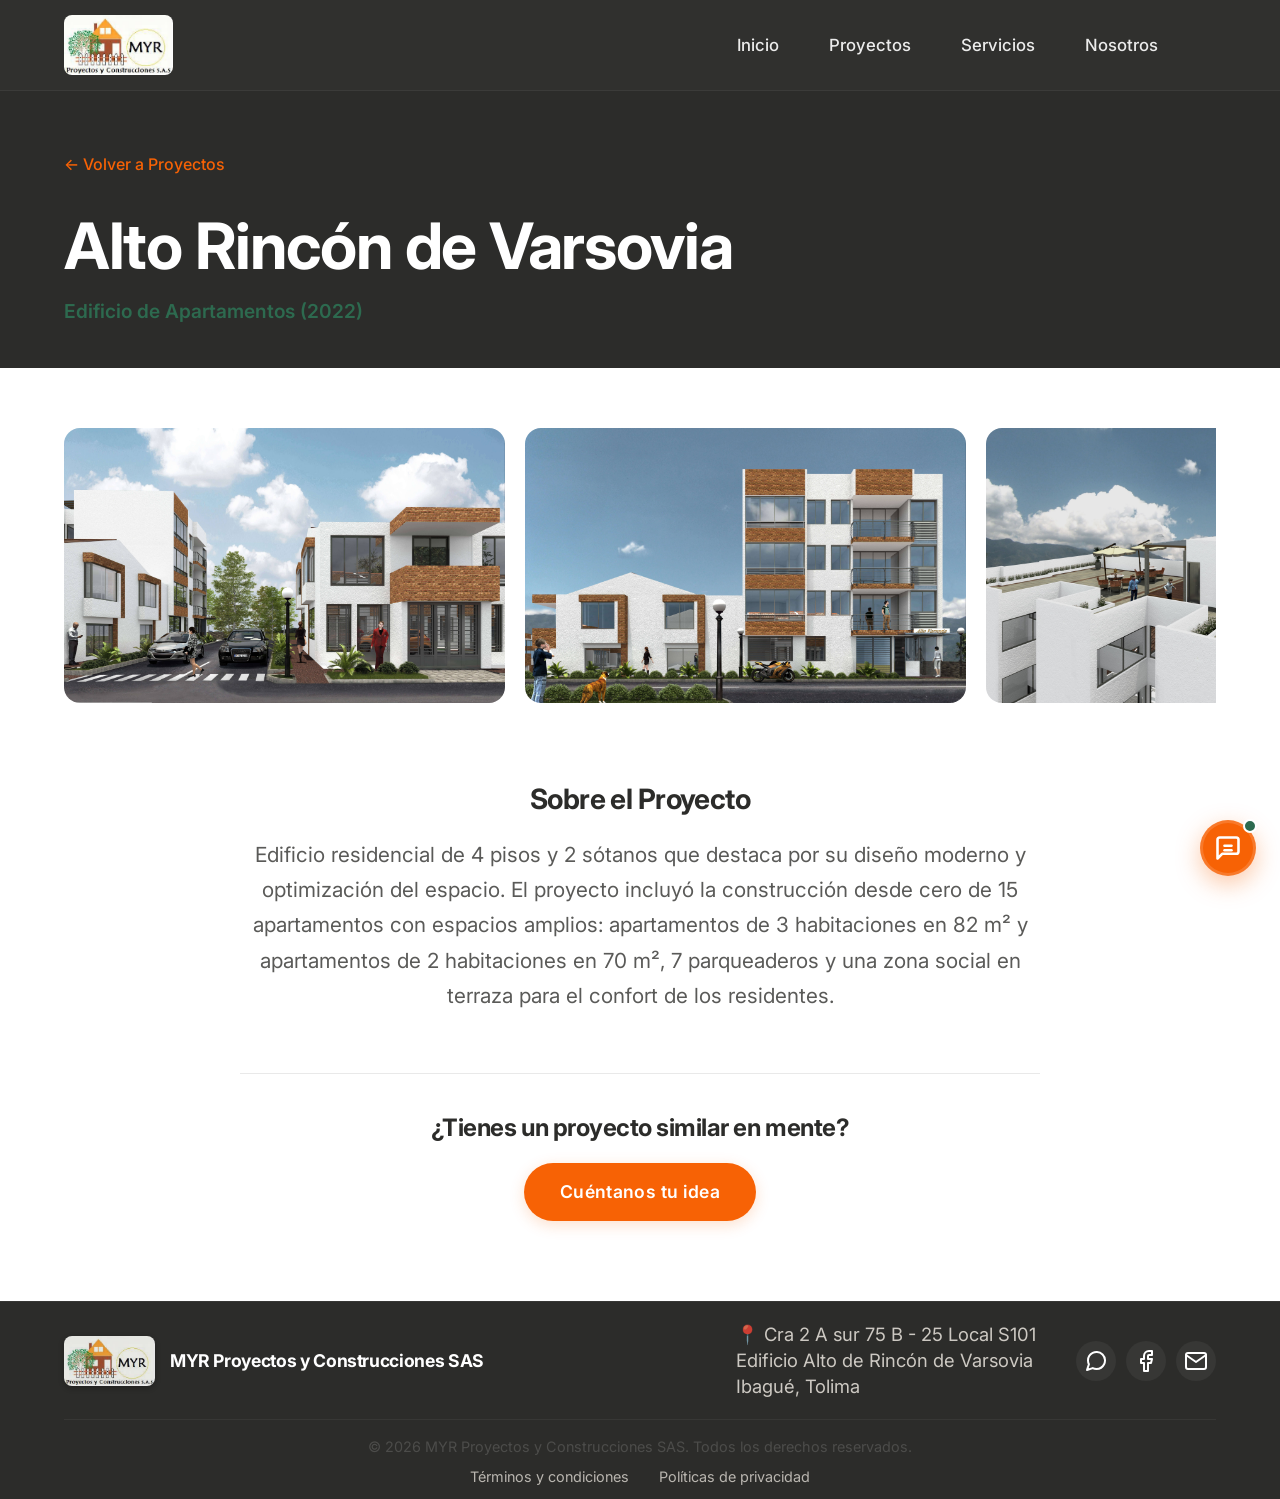
<file: proyectos/alto-rincon.html>
<!DOCTYPE html>
<html lang="es">
<head>
    <meta charset="UTF-8">
    <meta name="viewport" content="width=device-width, initial-scale=1.0">
    <title>Alto Rincón de Varsovia | MYR Proyectos</title>
    <link href="https://fonts.googleapis.com/css2?family=Inter:wght@400;500;600;700&display=swap" rel="stylesheet">
    <link rel="stylesheet" href="../assets/css/style.css">
</head>
<body>
    <header class="header" id="main-header"></header>

    <section class="section-dark" style="padding-top: 60px; padding-bottom: 20px;">
        <div class="container">
            <a href="../pages/proyectos.html" style="color: var(--color-cta); text-decoration: none; font-weight: 500; margin-bottom: 30px; display: inline-block;">&larr; Volver a Proyectos</a>
            <h1 class="reveal-item" style="margin-bottom: 10px;">Alto Rincón de Varsovia</h1>
            <p class="reveal-item" style="font-size: 1.2rem; color: var(--color-trust); font-weight: 600;">Edificio de Apartamentos (2022)</p>
        </div>
    </section>

    <section class="section-white" style="padding-top: 60px; padding-bottom: 80px;">
        <div class="container">
            <div class="gallery-carousel reveal-item">
                <div class="gallery-item"><img src="../assets/images/proyectos/ALTO DE RINCON DE VARSOVIA 3.jpg" alt="Alto Rincón"></div>
                <div class="gallery-item"><img src="../assets/images/proyectos/ALTO DE RINCON DE VARSOVIA 4.jpg" alt="Alto Rincón"></div>
                <div class="gallery-item"><img src="../assets/images/proyectos/ALTO DE RINCON DE VARSOVIA 5.jpg" alt="Alto Rincón"></div>
                <div class="gallery-item"><img src="../assets/images/proyectos/ALTO DE RINCON DE VARSOVIA 6.jpg" alt="Alto Rincón"></div>
                <div class="gallery-item"><img src="../assets/images/proyectos/ALTO DE RINCON DE VARSOVIA 1.jpg" alt="Alto Rincón"></div>
                <div class="gallery-item"><img src="../assets/images/proyectos/ALTO DE RINCON DE VARSOVIA 2.jpg" alt="Alto Rincón"></div>
                <div class="gallery-item"><img src="../assets/images/proyectos/ALTO DE RINCON DE VARSOVIA 8.jpg" alt="Alto Rincón"></div>
                <div class="gallery-item"><img src="../assets/images/proyectos/ALTO DE RINCON DE VARSOVIA 9 Render de planta de distribuicion pisos.jpg" alt="Alto Rincón Planta"></div>
                <div class="gallery-item"><img src="../assets/images/proyectos/ALTO DE RINCON DE VARSOVIA 10 Planta Arquitectonica (3) habitaciones.jpg" alt="Alto Rincón Planta 3 Hab"></div>
                <div class="gallery-item"><img src="../assets/images/proyectos/ALTO DE RINCON DE VARSOVIA 11 Planta Arquitectonica  (2) habitaciones.jpg" alt="Alto Rincón Planta 2 Hab"></div>
            </div>
            
            <div style="max-width: 800px; margin: 60px auto 0; text-align: center;" class="reveal-item">
                <h3 style="margin-bottom: 20px;">Sobre el Proyecto</h3>
                <p style="font-size: 1.3rem; line-height: 1.7; color: var(--color-text-muted);">Edificio residencial de 4 pisos y 2 sótanos que destaca por su diseño moderno y optimización del espacio. El proyecto incluyó la construcción desde cero de 15 apartamentos con espacios amplios: apartamentos de 3 habitaciones en 82 m² y apartamentos de 2 habitaciones en 70 m², 7 parqueaderos y una zona social en terraza para el confort de los residentes.</p>
                
                <div style="margin-top: 60px; padding-top: 40px; border-top: 1px solid var(--color-border);">
                    <h4 style="font-size: 1.5rem; color: var(--color-text); margin-bottom: 20px;">¿Tienes un proyecto similar en mente?</h4>
                    <a href="#" class="btn btn-primary tally-trigger">Cuéntanos tu idea</a>
                </div>
            </div>
        </div>
    </section>

    <footer class="footer" id="main-footer"></footer>
    <script src="../assets/js/main.js"></script>
</body>
</html>
</file>
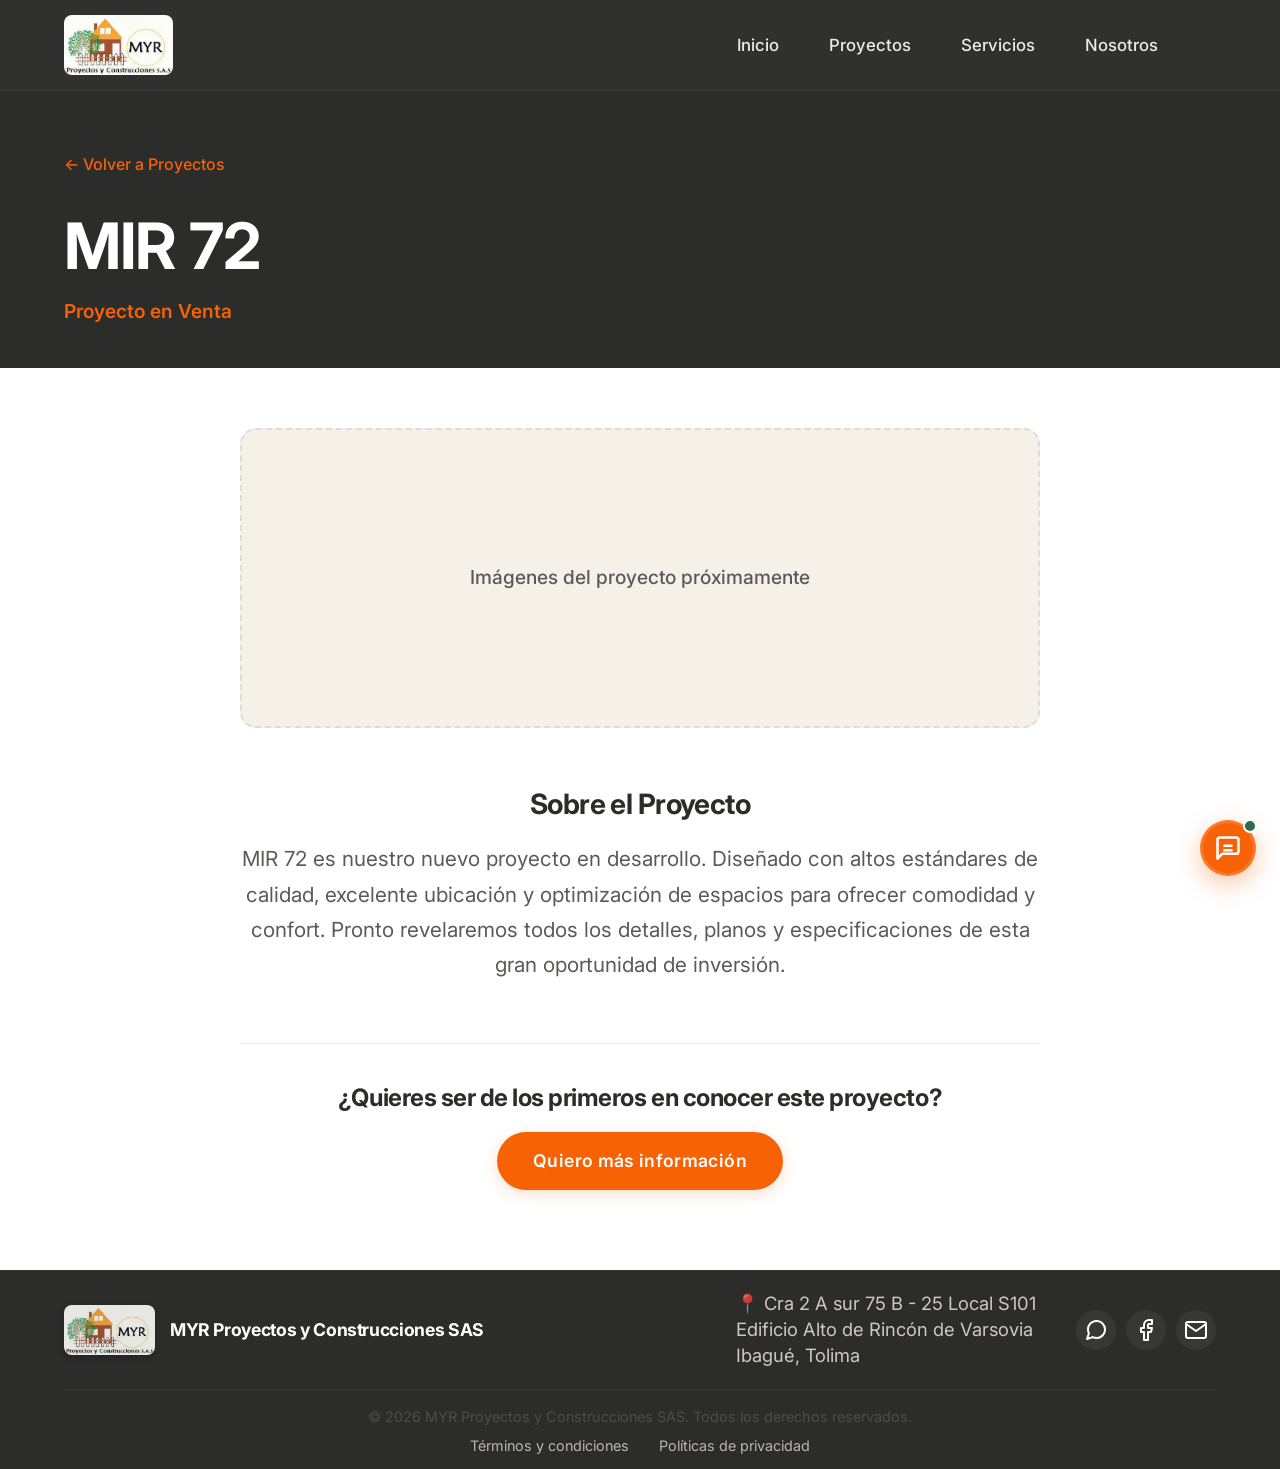
<file: proyectos/mir-72.html>
<!DOCTYPE html>
<html lang="es">
<head>
    <meta charset="UTF-8">
    <meta name="viewport" content="width=device-width, initial-scale=1.0">
    <title>MIR 72 | MYR Proyectos</title>
    <link href="https://fonts.googleapis.com/css2?family=Inter:wght@400;500;600;700&display=swap" rel="stylesheet">
    <link rel="stylesheet" href="../assets/css/style.css">
</head>
<body>
    <header class="header" id="main-header"></header>

    <section class="section-dark" style="padding-top: 60px; padding-bottom: 20px;">
        <div class="container">
            <a href="../pages/proyectos.html" style="color: var(--color-cta); text-decoration: none; font-weight: 500; margin-bottom: 30px; display: inline-block;">&larr; Volver a Proyectos</a>
            <h1 class="reveal-item" style="margin-bottom: 10px;">MIR 72</h1>
            <p class="reveal-item" style="font-size: 1.2rem; color: var(--color-cta); font-weight: 600;">Proyecto en Venta</p>
        </div>
    </section>

    <section class="section-white" style="padding-top: 60px; padding-bottom: 80px;">
        <div class="container">
            
            <div style="width: 100%; max-width: 800px; margin: 0 auto; height: 300px; background-color: var(--color-bg-main); border-radius: 16px; display: flex; align-items: center; justify-content: center; border: 2px dashed var(--color-border);" class="reveal-item">
                <p style="color: var(--color-text-muted); font-size: 1.2rem; font-weight: 500; margin: 0;">Imágenes del proyecto próximamente</p>
            </div>
            
            <div style="max-width: 800px; margin: 60px auto 0; text-align: center;" class="reveal-item">
                <h3 style="margin-bottom: 20px;">Sobre el Proyecto</h3>
                <p style="font-size: 1.3rem; line-height: 1.7; color: var(--color-text-muted);">MIR 72 es nuestro nuevo proyecto en desarrollo. Diseñado con altos estándares de calidad, excelente ubicación y optimización de espacios para ofrecer comodidad y confort. Pronto revelaremos todos los detalles, planos y especificaciones de esta gran oportunidad de inversión.</p>
                
                <div style="margin-top: 60px; padding-top: 40px; border-top: 1px solid var(--color-border);">
                    <h4 style="font-size: 1.5rem; color: var(--color-text); margin-bottom: 20px;">¿Quieres ser de los primeros en conocer este proyecto?</h4>
                    <a href="#" class="btn btn-primary tally-trigger">Quiero más información</a>
                </div>
            </div>
        </div>
    </section>

    <footer class="footer" id="main-footer"></footer>
    <script src="../assets/js/main.js"></script>
</body>
</html>
</file>
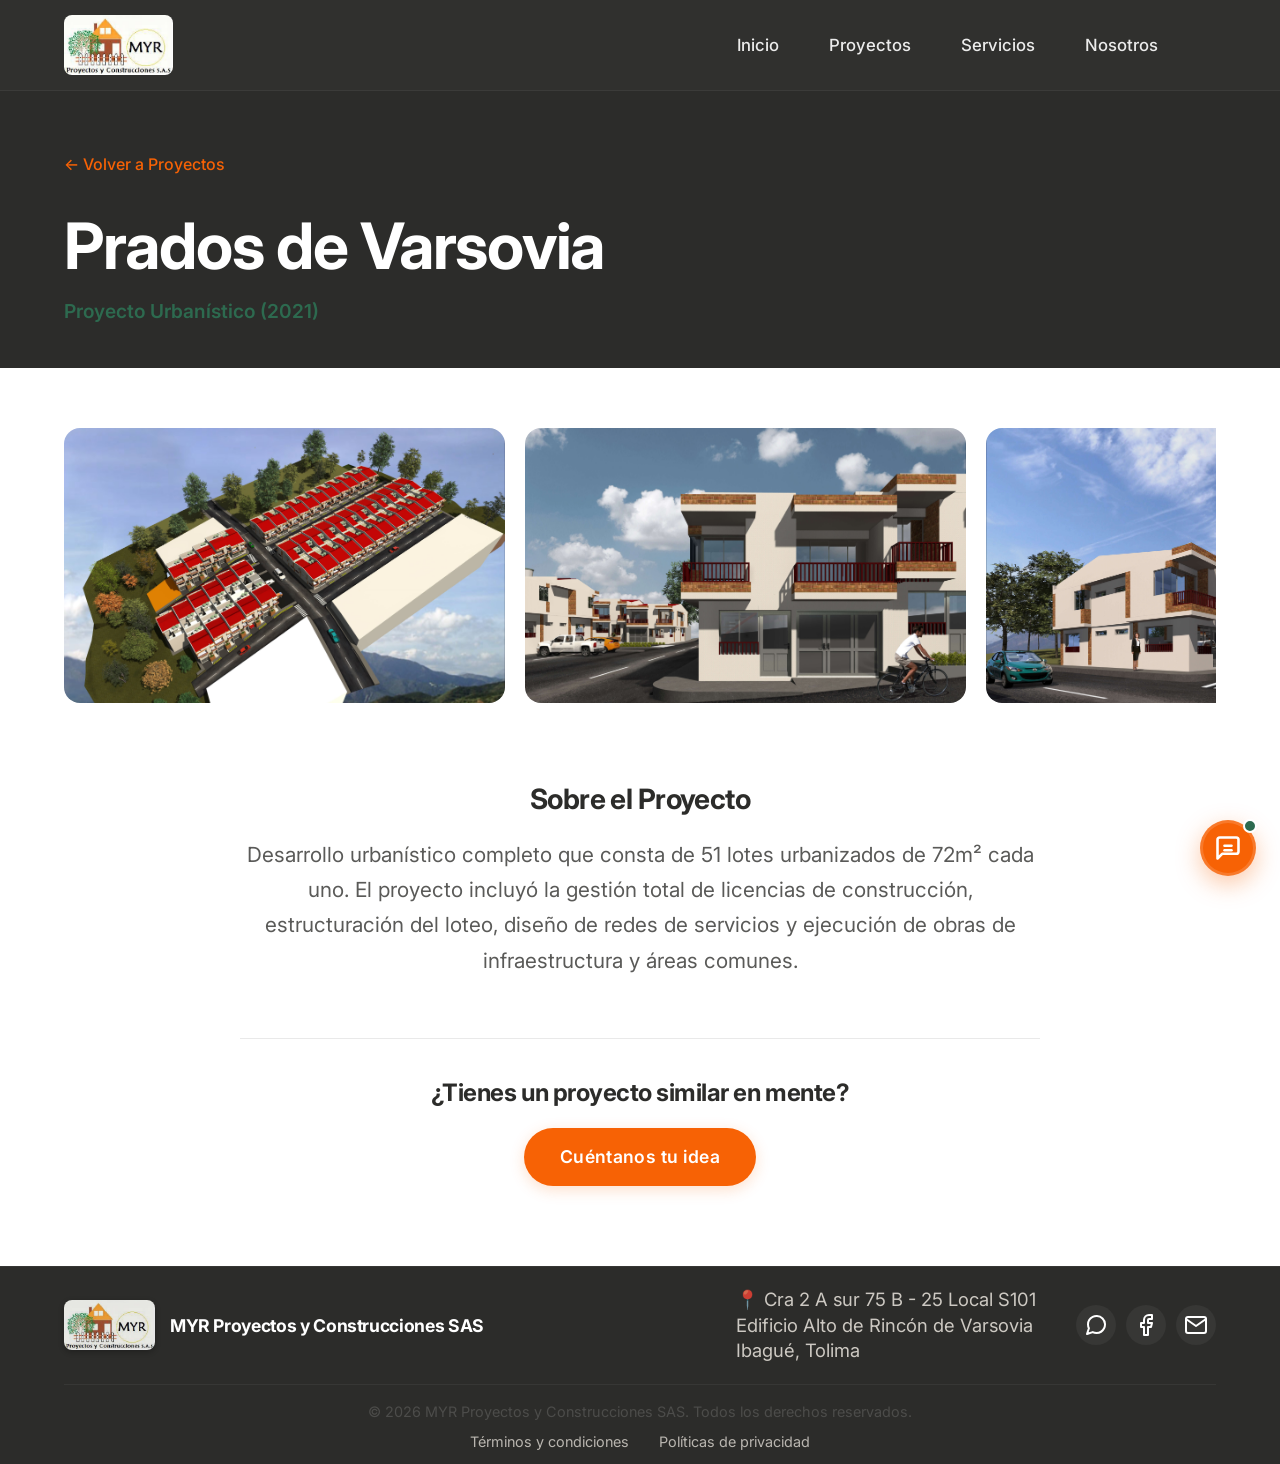
<file: proyectos/prados-varsovia.html>
<!DOCTYPE html>
<html lang="es">
<head>
    <meta charset="UTF-8">
    <meta name="viewport" content="width=device-width, initial-scale=1.0">
    <title>Prados de Varsovia | MYR Proyectos</title>
    <link href="https://fonts.googleapis.com/css2?family=Inter:wght@400;500;600;700&display=swap" rel="stylesheet">
    <link rel="stylesheet" href="../assets/css/style.css">
</head>
<body>
    <header class="header" id="main-header"></header>

    <section class="section-dark" style="padding-top: 60px; padding-bottom: 20px;">
        <div class="container">
            <a href="../pages/proyectos.html" style="color: var(--color-cta); text-decoration: none; font-weight: 500; margin-bottom: 30px; display: inline-block;">&larr; Volver a Proyectos</a>
            <h1 class="reveal-item" style="margin-bottom: 10px;">Prados de Varsovia</h1>
            <p class="reveal-item" style="font-size: 1.2rem; color: var(--color-trust); font-weight: 600;">Proyecto Urbanístico (2021)</p>
        </div>
    </section>

    <section class="section-white" style="padding-top: 60px; padding-bottom: 80px;">
        <div class="container">
            <div class="gallery-carousel reveal-item">
                <div class="gallery-item"><img src="../assets/images/proyectos/PRADOS DE VARSOVIA 1.jpg" alt="Prados de Varsovia"></div>
                <div class="gallery-item"><img src="../assets/images/proyectos/PRADOS DE VARSOVIA 2.jpg" alt="Prados de Varsovia"></div>
                <div class="gallery-item"><img src="../assets/images/proyectos/PRADOS DE VARSOVIA 3.jpg" alt="Prados de Varsovia"></div>
                <div class="gallery-item"><img src="../assets/images/proyectos/PRADOS DE VARSOVIA 4.jpg" alt="Prados de Varsovia"></div>
                <div class="gallery-item"><img src="../assets/images/proyectos/PRADOS DE VARSOVIA 5.jpg" alt="Prados de Varsovia"></div>
                <div class="gallery-item"><img src="../assets/images/proyectos/PRADOS DE VARSOVIA 6.jpg" alt="Prados de Varsovia"></div>
                <div class="gallery-item"><img src="../assets/images/proyectos/PRADOS DE VARSOVIA 7.jpg" alt="Prados de Varsovia"></div>
                <div class="gallery-item"><img src="../assets/images/proyectos/PRADOS DE VARSOVIA 8.jpg" alt="Prados de Varsovia"></div>
            </div>
            
            <div style="max-width: 800px; margin: 60px auto 0; text-align: center;" class="reveal-item">
                <h3 style="margin-bottom: 20px;">Sobre el Proyecto</h3>
                <p style="font-size: 1.3rem; line-height: 1.7; color: var(--color-text-muted);">Desarrollo urbanístico completo que consta de 51 lotes urbanizados de 72m² cada uno. El proyecto incluyó la gestión total de licencias de construcción, estructuración del loteo, diseño de redes de servicios y ejecución de obras de infraestructura y áreas comunes.</p>
                
                <div style="margin-top: 60px; padding-top: 40px; border-top: 1px solid var(--color-border);">
                    <h4 style="font-size: 1.5rem; color: var(--color-text); margin-bottom: 20px;">¿Tienes un proyecto similar en mente?</h4>
                    <a href="#" class="btn btn-primary tally-trigger">Cuéntanos tu idea</a>
                </div>
            </div>
        </div>
    </section>

    <footer class="footer" id="main-footer"></footer>
    <script src="../assets/js/main.js"></script>
</body>
</html>
</file>
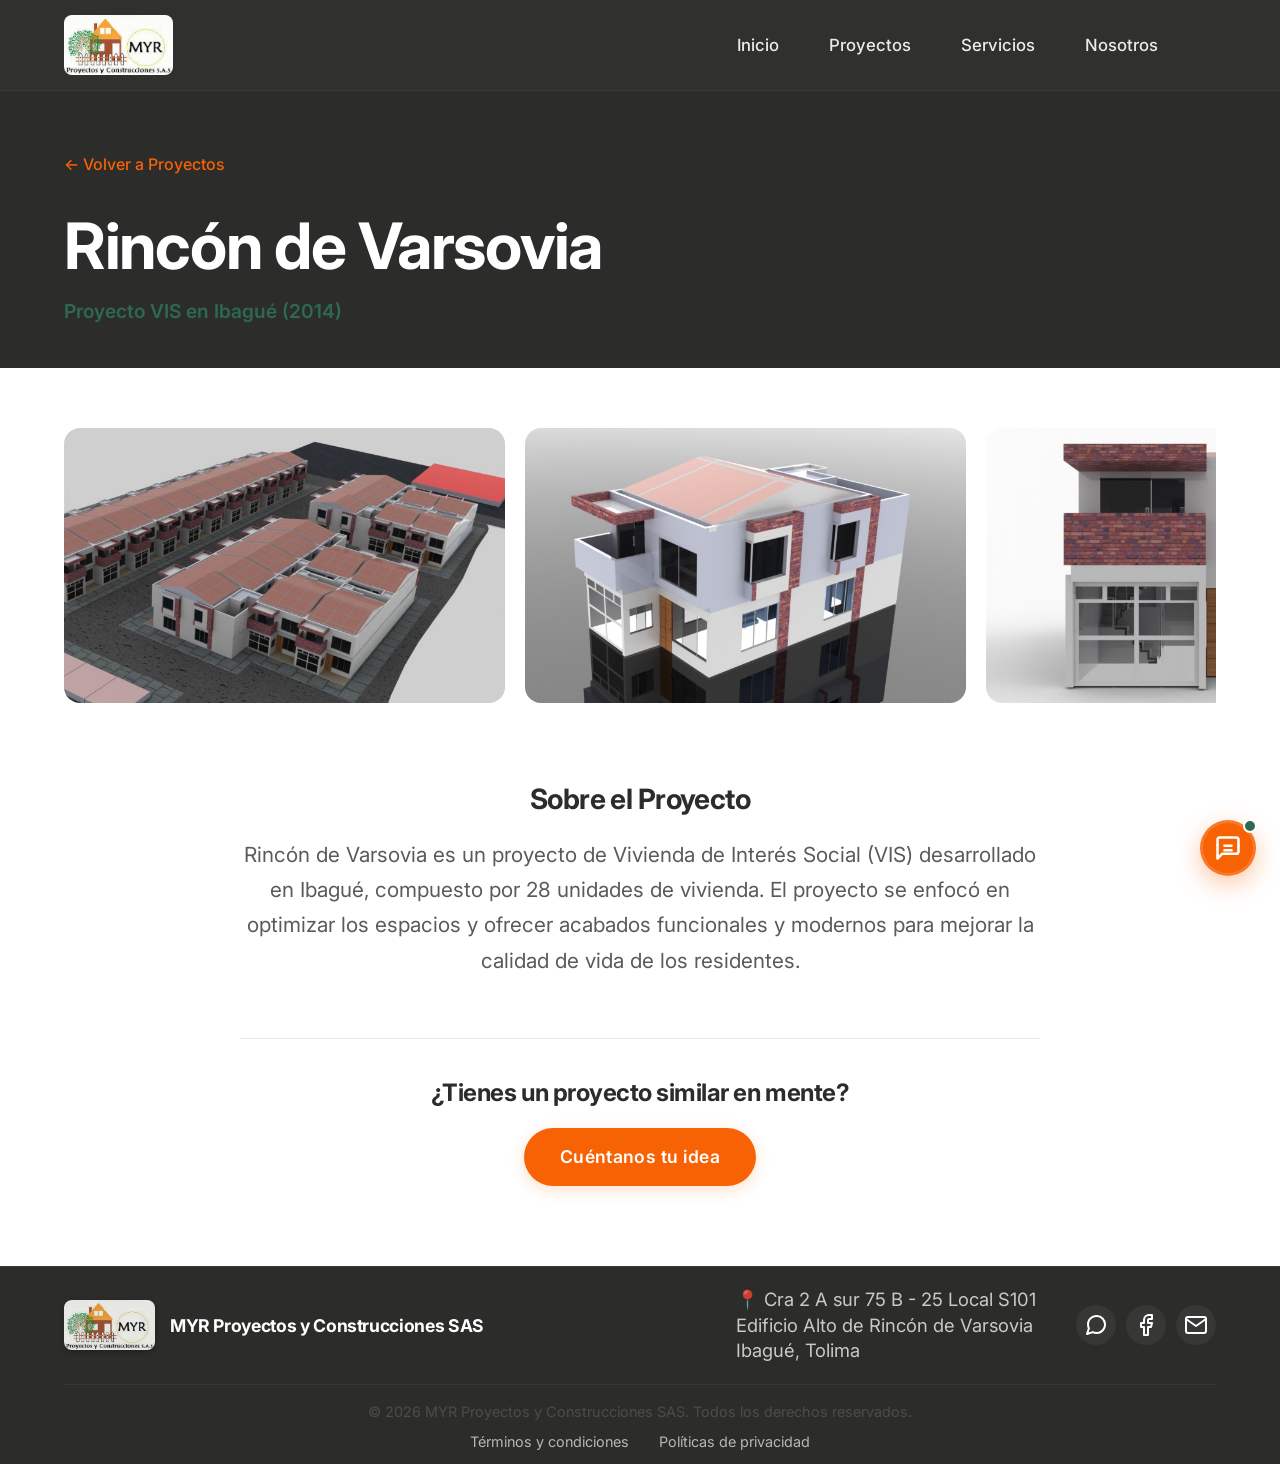
<file: proyectos/rincon-varsovia.html>
<!DOCTYPE html>
<html lang="es">
<head>
    <meta charset="UTF-8">
    <meta name="viewport" content="width=device-width, initial-scale=1.0">
    <title>Rincón de Varsovia | MYR Proyectos</title>
    <link href="https://fonts.googleapis.com/css2?family=Inter:wght@400;500;600;700&display=swap" rel="stylesheet">
    <link rel="stylesheet" href="../assets/css/style.css">
</head>
<body>
    <header class="header" id="main-header"></header>

    <section class="section-dark" style="padding-top: 60px; padding-bottom: 20px;">
        <div class="container">
            <a href="../pages/proyectos.html" style="color: var(--color-cta); text-decoration: none; font-weight: 500; margin-bottom: 30px; display: inline-block;">&larr; Volver a Proyectos</a>
            <h1 class="reveal-item" style="margin-bottom: 10px;">Rincón de Varsovia</h1>
            <p class="reveal-item" style="font-size: 1.2rem; color: var(--color-trust); font-weight: 600;">Proyecto VIS en Ibagué (2014)</p>
        </div>
    </section>

    <section class="section-white" style="padding-top: 60px; padding-bottom: 80px;">
        <div class="container">
            <div class="gallery-carousel reveal-item">
                <div class="gallery-item">
                    <img src="../assets/images/proyectos/RINCON DE VARSOVIA 1.JPG" alt="Rincón de Varsovia 1">
                </div>
                <div class="gallery-item">
                    <img src="../assets/images/proyectos/RINCON DE VARSOVIA 2.JPG" alt="Rincón de Varsovia 2">
                </div>
                <div class="gallery-item">
                    <img src="../assets/images/proyectos/RINCON DE VARSOVIA 3.JPG" alt="Rincón de Varsovia 3">
                </div>
                <div class="gallery-item">
                    <img src="../assets/images/proyectos/RINCON DE VARSOVIA 5.webp" alt="Rincón de Varsovia 5">
                </div>
            </div>
            
            <div style="max-width: 800px; margin: 60px auto 0; text-align: center;" class="reveal-item">
                <h3 style="margin-bottom: 20px;">Sobre el Proyecto</h3>
                <p style="font-size: 1.3rem; line-height: 1.7; color: var(--color-text-muted);">Rincón de Varsovia es un proyecto de Vivienda de Interés Social (VIS) desarrollado en Ibagué, compuesto por 28 unidades de vivienda. El proyecto se enfocó en optimizar los espacios y ofrecer acabados funcionales y modernos para mejorar la calidad de vida de los residentes.</p>
                
                <div style="margin-top: 60px; padding-top: 40px; border-top: 1px solid var(--color-border);">
                    <h4 style="font-size: 1.5rem; color: var(--color-text); margin-bottom: 20px;">¿Tienes un proyecto similar en mente?</h4>
                    <a href="#" class="btn btn-primary tally-trigger">Cuéntanos tu idea</a>
                </div>
            </div>
        </div>
    </section>

    <footer class="footer" id="main-footer"></footer>
    <script src="../assets/js/main.js"></script>
</body>
</html>
</file>
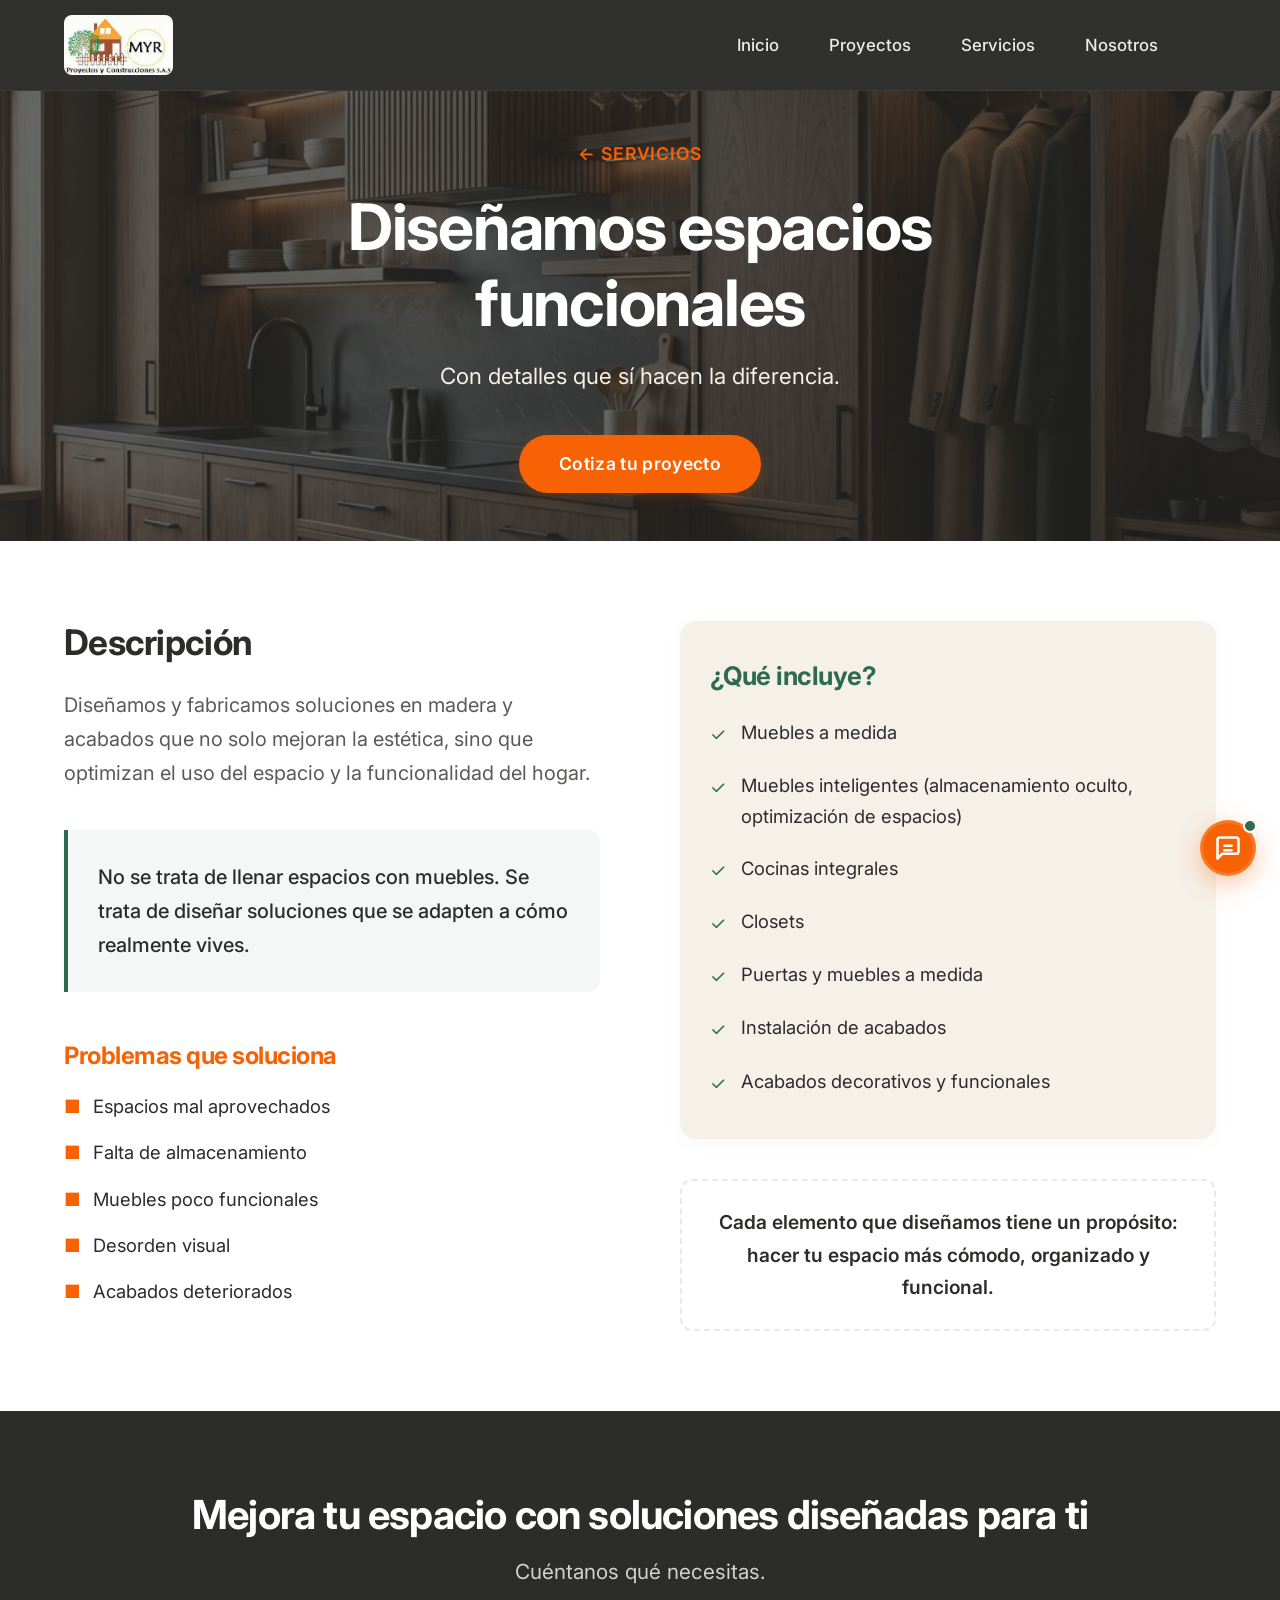
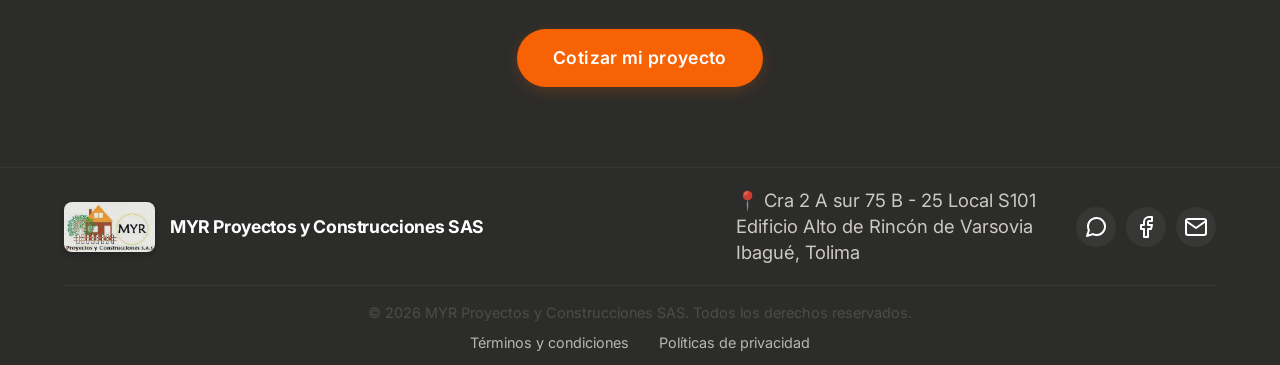
<file: servicios/acabados.html>
<!DOCTYPE html>
<html lang="es">
<head>
    <meta charset="UTF-8">
    <meta name="viewport" content="width=device-width, initial-scale=1.0">
    <title>Acabados y Carpintería | MYR Proyectos</title>
    <link href="https://fonts.googleapis.com/css2?family=Inter:wght@400;500;600;700&display=swap" rel="stylesheet">
    <link rel="stylesheet" href="../assets/css/style.css">
</head>
<body>
    <header class="header" id="main-header"></header>

    <section class="hero" style="min-height: 50vh; background: linear-gradient(var(--color-overlay), var(--color-overlay)), url('../assets/images/servicios/servicio_acabados.png') center/cover;">
        <div class="container" style="text-align: center;">
            <div class="hero-content" style="margin: 0 auto; max-width: 900px;">
                <a href="../pages/servicios.html" style="color: var(--color-cta); text-decoration: none; font-weight: 600; font-size: 1.1rem; display: inline-block; margin-bottom: 20px; letter-spacing: 0.05em; text-transform: uppercase;">&larr; Servicios</a>
                <h1 style="margin-bottom: 15px;">Diseñamos espacios funcionales</h1>
                <p style="font-size: 1.4rem; color: #f5f0e8; max-width: 700px; margin: 0 auto 40px;">Con detalles que sí hacen la diferencia.</p>
                <a href="#" class="btn btn-primary tally-trigger" style="font-size: 1.1rem; padding: 14px 40px;">Cotiza tu proyecto</a>
            </div>
        </div>
    </section>

    <section class="section-white">
        <div class="container">
            <div class="grid-2" style="align-items: flex-start; gap: 80px;">
                <div class="reveal-item">
                    <h2 style="font-size: 2.2rem; margin-bottom: 25px;">Descripción</h2>
                    <p style="font-size: 1.25rem;">Diseñamos y fabricamos soluciones en madera y acabados que no solo mejoran la estética, sino que optimizan el uso del espacio y la funcionalidad del hogar.</p>
                    
                    <div class="enfoque-block">
                        <p>No se trata de llenar espacios con muebles. Se trata de diseñar soluciones que se adapten a cómo realmente vives.</p>
                    </div>

                    <div style="margin-top: 50px;">
                        <h3 style="color: var(--color-cta); font-size: 1.5rem; margin-bottom: 20px;">Problemas que soluciona</h3>
                        <ul style="list-style: none; padding: 0;">
                            <li style="display: flex; align-items: center; gap: 12px; margin-bottom: 15px; font-size: 1.15rem;">
                                <div style="color: var(--color-cta);">■</div> Espacios mal aprovechados
                            </li>
                            <li style="display: flex; align-items: center; gap: 12px; margin-bottom: 15px; font-size: 1.15rem;">
                                <div style="color: var(--color-cta);">■</div> Falta de almacenamiento
                            </li>
                            <li style="display: flex; align-items: center; gap: 12px; margin-bottom: 15px; font-size: 1.15rem;">
                                <div style="color: var(--color-cta);">■</div> Muebles poco funcionales
                            </li>
                            <li style="display: flex; align-items: center; gap: 12px; margin-bottom: 15px; font-size: 1.15rem;">
                                <div style="color: var(--color-cta);">■</div> Desorden visual
                            </li>
                            <li style="display: flex; align-items: center; gap: 12px; font-size: 1.15rem;">
                                <div style="color: var(--color-cta);">■</div> Acabados deteriorados
                            </li>
                        </ul>
                    </div>
                </div>

                <div class="reveal-item" style="transition-delay: 0.2s;">
                    <div class="card" style="background-color: var(--color-bg-main); border: none;">
                        <h3 style="color: var(--color-trust); font-size: 1.6rem; margin-bottom: 25px;">¿Qué incluye?</h3>
                        <ul style="list-style: none; padding: 0;">
                            <li style="display: flex; align-items: flex-start; gap: 15px; margin-bottom: 20px; font-size: 1.15rem;">
                                <div style="color: var(--color-trust); margin-top: 2px;">✓</div>
                                <span>Muebles a medida</span>
                            </li>
                            <li style="display: flex; align-items: flex-start; gap: 15px; margin-bottom: 20px; font-size: 1.15rem;">
                                <div style="color: var(--color-trust); margin-top: 2px;">✓</div>
                                <span>Muebles inteligentes (almacenamiento oculto, optimización de espacios)</span>
                            </li>
                            <li style="display: flex; align-items: flex-start; gap: 15px; margin-bottom: 20px; font-size: 1.15rem;">
                                <div style="color: var(--color-trust); margin-top: 2px;">✓</div>
                                <span>Cocinas integrales</span>
                            </li>
                            <li style="display: flex; align-items: flex-start; gap: 15px; margin-bottom: 20px; font-size: 1.15rem;">
                                <div style="color: var(--color-trust); margin-top: 2px;">✓</div>
                                <span>Closets</span>
                            </li>
                            <li style="display: flex; align-items: flex-start; gap: 15px; margin-bottom: 20px; font-size: 1.15rem;">
                                <div style="color: var(--color-trust); margin-top: 2px;">✓</div>
                                <span>Puertas y muebles a medida</span>
                            </li>
                            <li style="display: flex; align-items: flex-start; gap: 15px; margin-bottom: 20px; font-size: 1.15rem;">
                                <div style="color: var(--color-trust); margin-top: 2px;">✓</div>
                                <span>Instalación de acabados</span>
                            </li>
                            <li style="display: flex; align-items: flex-start; gap: 15px; font-size: 1.15rem;">
                                <div style="color: var(--color-trust); margin-top: 2px;">✓</div>
                                <span>Acabados decorativos y funcionales</span>
                            </li>
                        </ul>
                    </div>

                    <div style="margin-top: 40px; padding: 25px; border: 2px dashed var(--color-border); border-radius: 12px; text-align: center;">
                        <p style="font-size: 1.2rem; font-weight: 600; color: var(--color-text); margin: 0;">Cada elemento que diseñamos tiene un propósito: hacer tu espacio más cómodo, organizado y funcional.</p>
                    </div>
                </div>
            </div>
        </div>
    </section>

    <!-- CTA Final -->
    <section class="section-dark" style="text-align: center; padding: 80px 0;">
        <div class="container reveal-item">
            <h2 style="font-size: 2.5rem; margin-bottom: 15px;">Mejora tu espacio con soluciones diseñadas para ti</h2>
            <p style="font-size: 1.3rem; margin-bottom: 40px; color: #d1d1d1;">Cuéntanos qué necesitas.</p>
            <a href="#" class="btn btn-primary tally-trigger">Cotizar mi proyecto</a>
        </div>
    </section>

    <footer class="footer" id="main-footer"></footer>
    <script src="../assets/js/main.js"></script>
</body>
</html>
</file>
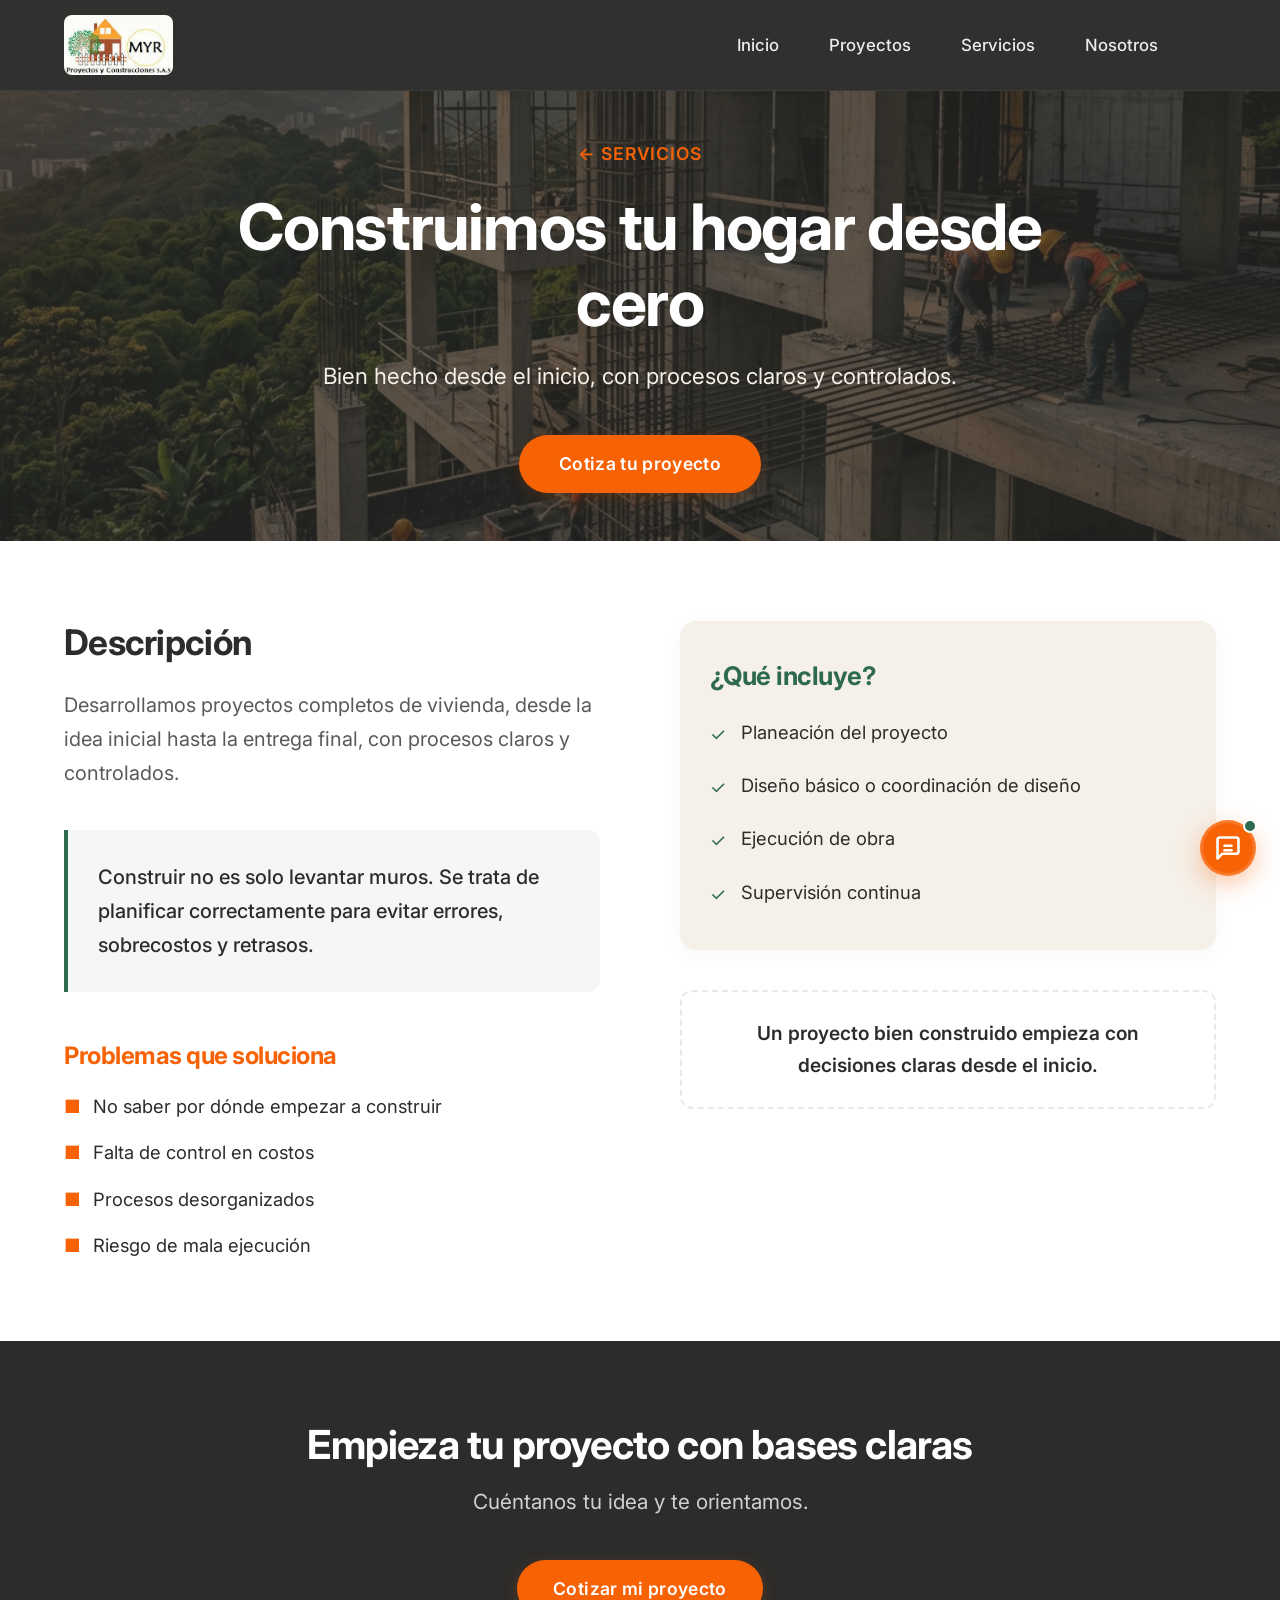
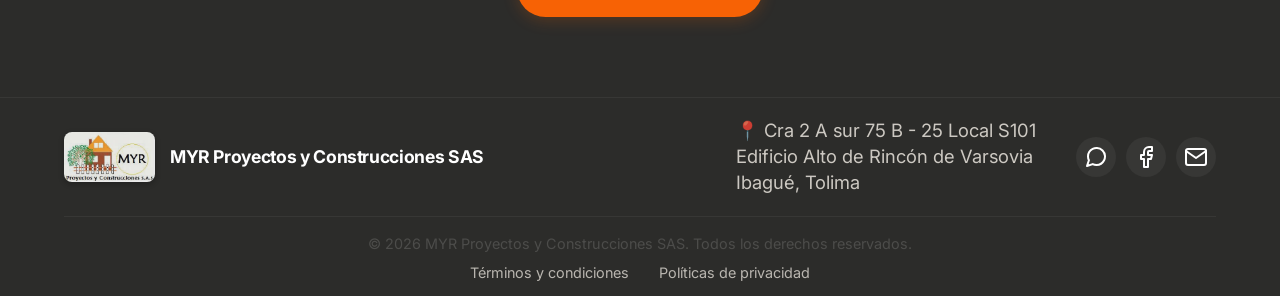
<file: servicios/construccion.html>
<!DOCTYPE html>
<html lang="es">
<head>
    <meta charset="UTF-8">
    <meta name="viewport" content="width=device-width, initial-scale=1.0">
    <title>Construcción de Vivienda | MYR Proyectos</title>
    <link href="https://fonts.googleapis.com/css2?family=Inter:wght@400;500;600;700&display=swap" rel="stylesheet">
    <link rel="stylesheet" href="../assets/css/style.css">
</head>
<body>
    <header class="header" id="main-header"></header>

    <section class="hero" style="min-height: 50vh; background: linear-gradient(var(--color-overlay), var(--color-overlay)), url('../assets/images/servicios/servicio_construccion.png') center/cover;">
        <div class="container" style="text-align: center;">
            <div class="hero-content" style="margin: 0 auto; max-width: 900px;">
                <a href="../pages/servicios.html" style="color: var(--color-cta); text-decoration: none; font-weight: 600; font-size: 1.1rem; display: inline-block; margin-bottom: 20px; letter-spacing: 0.05em; text-transform: uppercase;">&larr; Servicios</a>
                <h1 style="margin-bottom: 15px;">Construimos tu hogar desde cero</h1>
                <p style="font-size: 1.4rem; color: #f5f0e8; max-width: 700px; margin: 0 auto 40px;">Bien hecho desde el inicio, con procesos claros y controlados.</p>
                <a href="#" class="btn btn-primary tally-trigger" style="font-size: 1.1rem; padding: 14px 40px;">Cotiza tu proyecto</a>
            </div>
        </div>
    </section>

    <section class="section-white">
        <div class="container">
            <div class="grid-2" style="align-items: flex-start; gap: 80px;">
                <div class="reveal-item">
                    <h2 style="font-size: 2.2rem; margin-bottom: 25px;">Descripción</h2>
                    <p style="font-size: 1.25rem;">Desarrollamos proyectos completos de vivienda, desde la idea inicial hasta la entrega final, con procesos claros y controlados.</p>
                    
                    <div class="enfoque-block">
                        <p>Construir no es solo levantar muros. Se trata de planificar correctamente para evitar errores, sobrecostos y retrasos.</p>
                    </div>

                    <div style="margin-top: 50px;">
                        <h3 style="color: var(--color-cta); font-size: 1.5rem; margin-bottom: 20px;">Problemas que soluciona</h3>
                        <ul style="list-style: none; padding: 0;">
                            <li style="display: flex; align-items: center; gap: 12px; margin-bottom: 15px; font-size: 1.15rem;">
                                <div style="color: var(--color-cta);">■</div> No saber por dónde empezar a construir
                            </li>
                            <li style="display: flex; align-items: center; gap: 12px; margin-bottom: 15px; font-size: 1.15rem;">
                                <div style="color: var(--color-cta);">■</div> Falta de control en costos
                            </li>
                            <li style="display: flex; align-items: center; gap: 12px; margin-bottom: 15px; font-size: 1.15rem;">
                                <div style="color: var(--color-cta);">■</div> Procesos desorganizados
                            </li>
                            <li style="display: flex; align-items: center; gap: 12px; font-size: 1.15rem;">
                                <div style="color: var(--color-cta);">■</div> Riesgo de mala ejecución
                            </li>
                        </ul>
                    </div>
                </div>

                <div class="reveal-item" style="transition-delay: 0.2s;">
                    <div class="card" style="background-color: var(--color-bg-main); border: none;">
                        <h3 style="color: var(--color-trust); font-size: 1.6rem; margin-bottom: 25px;">¿Qué incluye?</h3>
                        <ul style="list-style: none; padding: 0;">
                            <li style="display: flex; align-items: flex-start; gap: 15px; margin-bottom: 20px; font-size: 1.15rem;">
                                <div style="color: var(--color-trust); margin-top: 2px;">✓</div>
                                <span>Planeación del proyecto</span>
                            </li>
                            <li style="display: flex; align-items: flex-start; gap: 15px; margin-bottom: 20px; font-size: 1.15rem;">
                                <div style="color: var(--color-trust); margin-top: 2px;">✓</div>
                                <span>Diseño básico o coordinación de diseño</span>
                            </li>
                            <li style="display: flex; align-items: flex-start; gap: 15px; margin-bottom: 20px; font-size: 1.15rem;">
                                <div style="color: var(--color-trust); margin-top: 2px;">✓</div>
                                <span>Ejecución de obra</span>
                            </li>
                            <li style="display: flex; align-items: flex-start; gap: 15px; font-size: 1.15rem;">
                                <div style="color: var(--color-trust); margin-top: 2px;">✓</div>
                                <span>Supervisión continua</span>
                            </li>
                        </ul>
                    </div>

                    <div style="margin-top: 40px; padding: 25px; border: 2px dashed var(--color-border); border-radius: 12px; text-align: center;">
                        <p style="font-size: 1.2rem; font-weight: 600; color: var(--color-text); margin: 0;">Un proyecto bien construido empieza con decisiones claras desde el inicio.</p>
                    </div>
                </div>
            </div>
        </div>
    </section>

    <!-- CTA Final -->
    <section class="section-dark" style="text-align: center; padding: 80px 0;">
        <div class="container reveal-item">
            <h2 style="font-size: 2.5rem; margin-bottom: 15px;">Empieza tu proyecto con bases claras</h2>
            <p style="font-size: 1.3rem; margin-bottom: 40px; color: #d1d1d1;">Cuéntanos tu idea y te orientamos.</p>
            <a href="#" class="btn btn-primary tally-trigger">Cotizar mi proyecto</a>
        </div>
    </section>

    <footer class="footer" id="main-footer"></footer>
    <script src="../assets/js/main.js"></script>
</body>
</html>
</file>
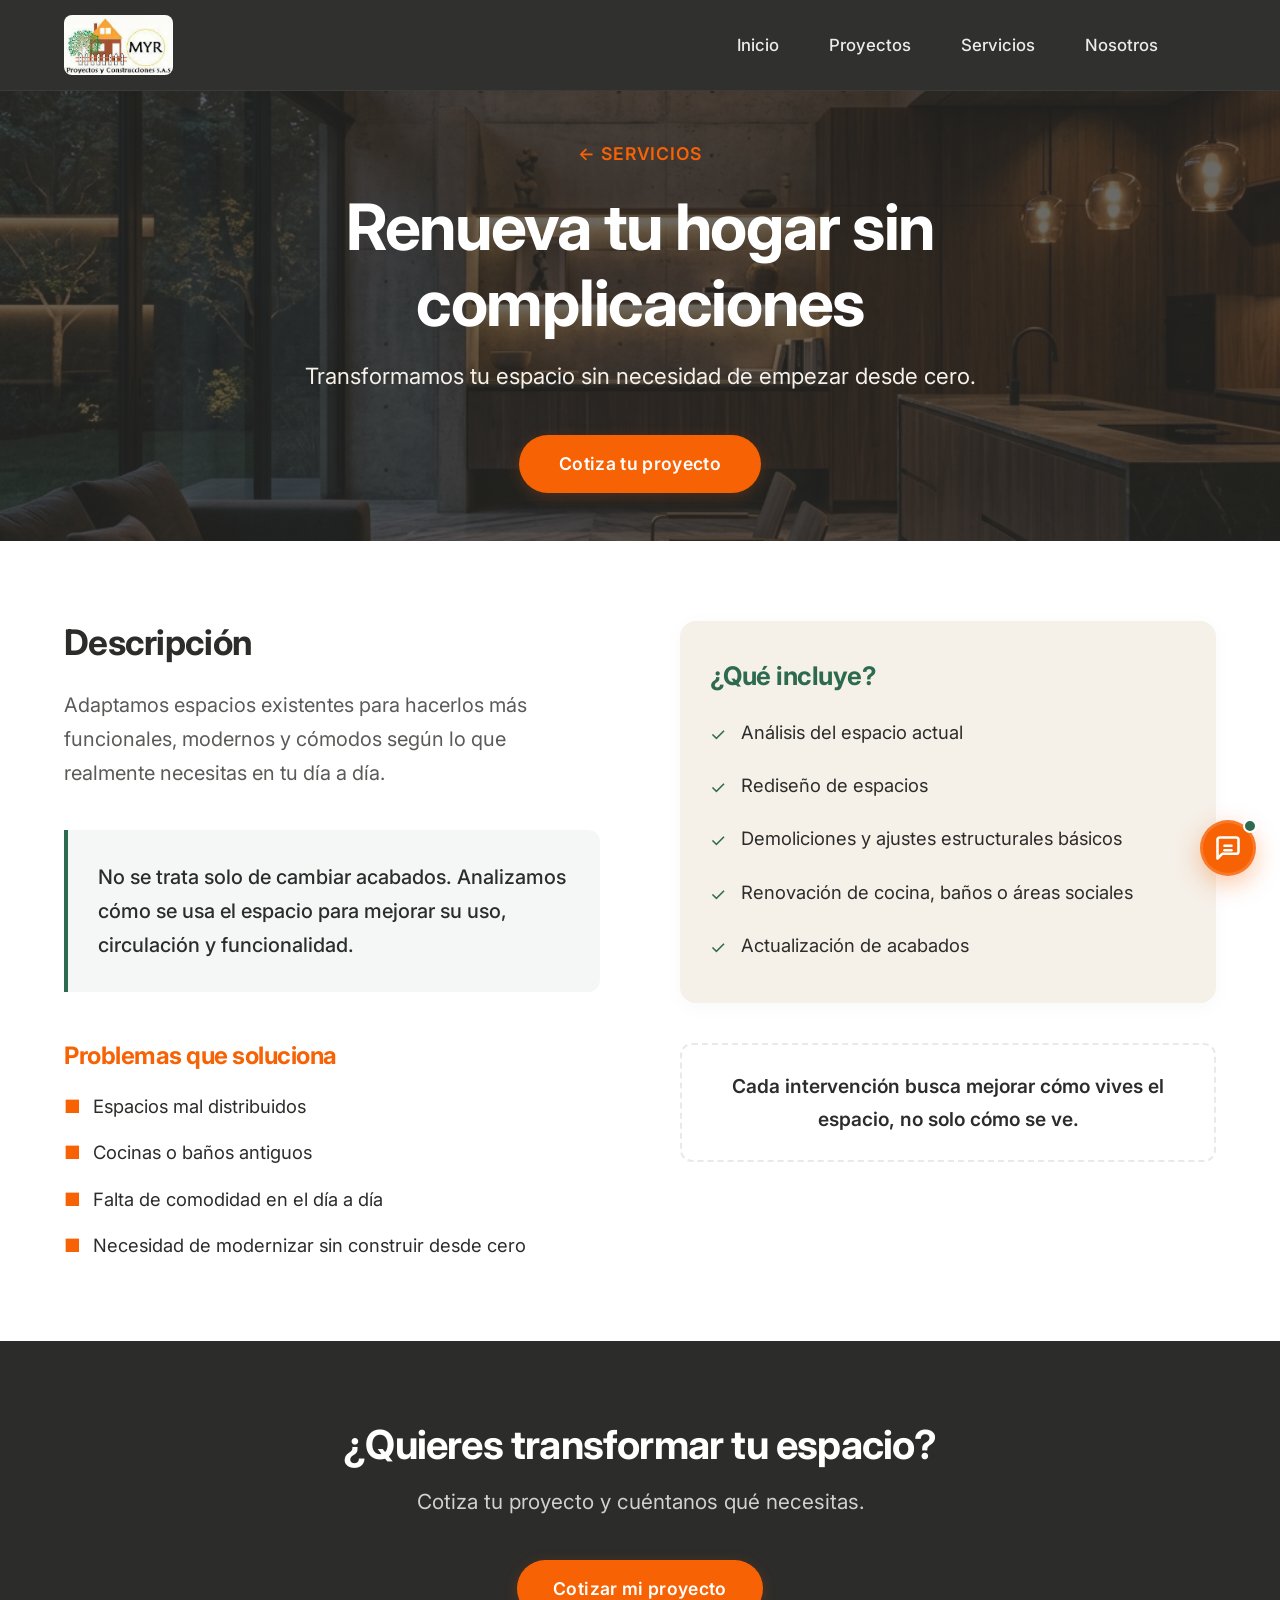
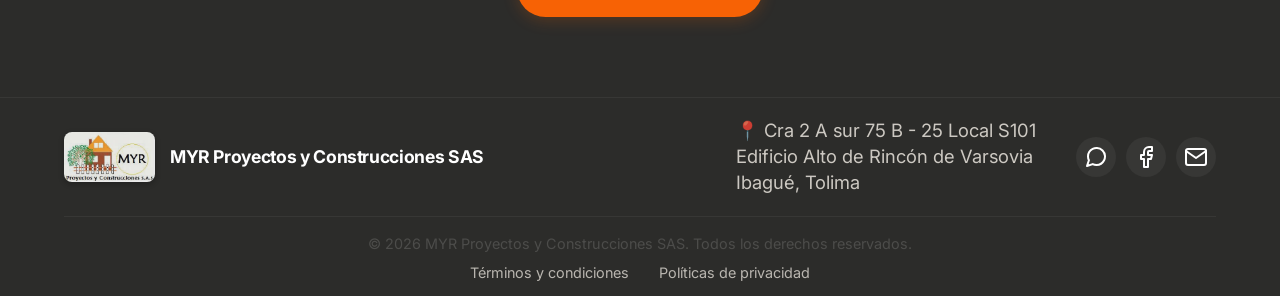
<file: servicios/remodelaciones.html>
<!DOCTYPE html>
<html lang="es">
<head>
    <meta charset="UTF-8">
    <meta name="viewport" content="width=device-width, initial-scale=1.0">
    <title>Remodelaciones | MYR Proyectos</title>
    <link href="https://fonts.googleapis.com/css2?family=Inter:wght@400;500;600;700&display=swap" rel="stylesheet">
    <link rel="stylesheet" href="../assets/css/style.css">
</head>
<body>
    <header class="header" id="main-header"></header>

    <section class="hero" style="min-height: 50vh; background: linear-gradient(var(--color-overlay), var(--color-overlay)), url('../assets/images/servicios/servicio_remodelaciones.png') center/cover;">
        <div class="container" style="text-align: center;">
            <div class="hero-content" style="margin: 0 auto; max-width: 900px;">
                <a href="../pages/servicios.html" style="color: var(--color-cta); text-decoration: none; font-weight: 600; font-size: 1.1rem; display: inline-block; margin-bottom: 20px; letter-spacing: 0.05em; text-transform: uppercase;">&larr; Servicios</a>
                <h1 style="margin-bottom: 15px;">Renueva tu hogar sin complicaciones</h1>
                <p style="font-size: 1.4rem; color: #f5f0e8; max-width: 700px; margin: 0 auto 40px;">Transformamos tu espacio sin necesidad de empezar desde cero.</p>
                <a href="#" class="btn btn-primary tally-trigger" style="font-size: 1.1rem; padding: 14px 40px;">Cotiza tu proyecto</a>
            </div>
        </div>
    </section>

    <section class="section-white">
        <div class="container">
            <div class="grid-2" style="align-items: flex-start; gap: 80px;">
                <div class="reveal-item">
                    <h2 style="font-size: 2.2rem; margin-bottom: 25px;">Descripción</h2>
                    <p style="font-size: 1.25rem;">Adaptamos espacios existentes para hacerlos más funcionales, modernos y cómodos según lo que realmente necesitas en tu día a día.</p>
                    
                    <div class="enfoque-block">
                        <p>No se trata solo de cambiar acabados. Analizamos cómo se usa el espacio para mejorar su uso, circulación y funcionalidad.</p>
                    </div>

                    <div style="margin-top: 50px;">
                        <h3 style="color: var(--color-cta); font-size: 1.5rem; margin-bottom: 20px;">Problemas que soluciona</h3>
                        <ul style="list-style: none; padding: 0;">
                            <li style="display: flex; align-items: center; gap: 12px; margin-bottom: 15px; font-size: 1.15rem;">
                                <div style="color: var(--color-cta);">■</div> Espacios mal distribuidos
                            </li>
                            <li style="display: flex; align-items: center; gap: 12px; margin-bottom: 15px; font-size: 1.15rem;">
                                <div style="color: var(--color-cta);">■</div> Cocinas o baños antiguos
                            </li>
                            <li style="display: flex; align-items: center; gap: 12px; margin-bottom: 15px; font-size: 1.15rem;">
                                <div style="color: var(--color-cta);">■</div> Falta de comodidad en el día a día
                            </li>
                            <li style="display: flex; align-items: center; gap: 12px; font-size: 1.15rem;">
                                <div style="color: var(--color-cta);">■</div> Necesidad de modernizar sin construir desde cero
                            </li>
                        </ul>
                    </div>
                </div>

                <div class="reveal-item" style="transition-delay: 0.2s;">
                    <div class="card" style="background-color: var(--color-bg-main); border: none;">
                        <h3 style="color: var(--color-trust); font-size: 1.6rem; margin-bottom: 25px;">¿Qué incluye?</h3>
                        <ul style="list-style: none; padding: 0;">
                            <li style="display: flex; align-items: flex-start; gap: 15px; margin-bottom: 20px; font-size: 1.15rem;">
                                <div style="color: var(--color-trust); margin-top: 2px;">✓</div>
                                <span>Análisis del espacio actual</span>
                            </li>
                            <li style="display: flex; align-items: flex-start; gap: 15px; margin-bottom: 20px; font-size: 1.15rem;">
                                <div style="color: var(--color-trust); margin-top: 2px;">✓</div>
                                <span>Rediseño de espacios</span>
                            </li>
                            <li style="display: flex; align-items: flex-start; gap: 15px; margin-bottom: 20px; font-size: 1.15rem;">
                                <div style="color: var(--color-trust); margin-top: 2px;">✓</div>
                                <span>Demoliciones y ajustes estructurales básicos</span>
                            </li>
                            <li style="display: flex; align-items: flex-start; gap: 15px; margin-bottom: 20px; font-size: 1.15rem;">
                                <div style="color: var(--color-trust); margin-top: 2px;">✓</div>
                                <span>Renovación de cocina, baños o áreas sociales</span>
                            </li>
                            <li style="display: flex; align-items: flex-start; gap: 15px; font-size: 1.15rem;">
                                <div style="color: var(--color-trust); margin-top: 2px;">✓</div>
                                <span>Actualización de acabados</span>
                            </li>
                        </ul>
                    </div>

                    <div style="margin-top: 40px; padding: 25px; border: 2px dashed var(--color-border); border-radius: 12px; text-align: center;">
                        <p style="font-size: 1.2rem; font-weight: 600; color: var(--color-text); margin: 0;">Cada intervención busca mejorar cómo vives el espacio, no solo cómo se ve.</p>
                    </div>
                </div>
            </div>
        </div>
    </section>

    <!-- CTA Final -->
    <section class="section-dark" style="text-align: center; padding: 80px 0;">
        <div class="container reveal-item">
            <h2 style="font-size: 2.5rem; margin-bottom: 15px;">¿Quieres transformar tu espacio?</h2>
            <p style="font-size: 1.3rem; margin-bottom: 40px; color: #d1d1d1;">Cotiza tu proyecto y cuéntanos qué necesitas.</p>
            <a href="#" class="btn btn-primary tally-trigger">Cotizar mi proyecto</a>
        </div>
    </section>

    <footer class="footer" id="main-footer"></footer>
    <script src="../assets/js/main.js"></script>
</body>
</html>
</file>
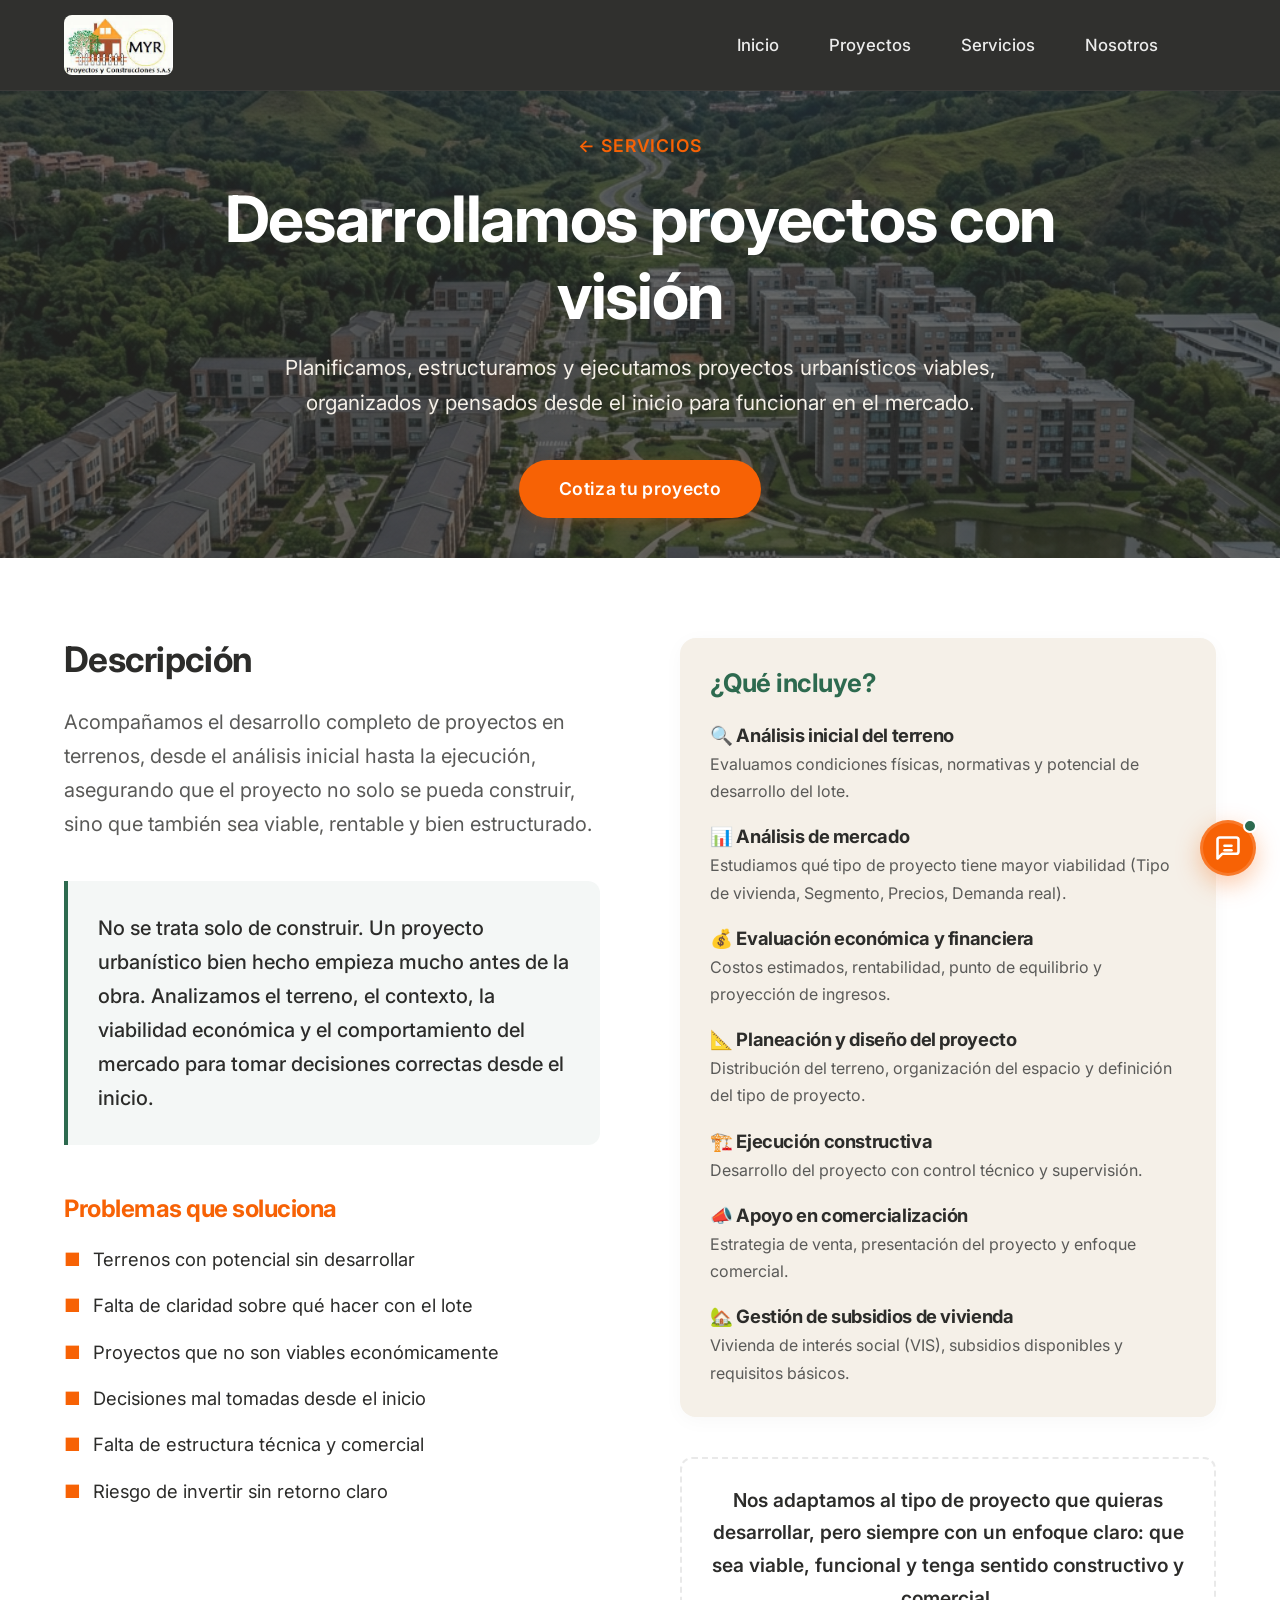
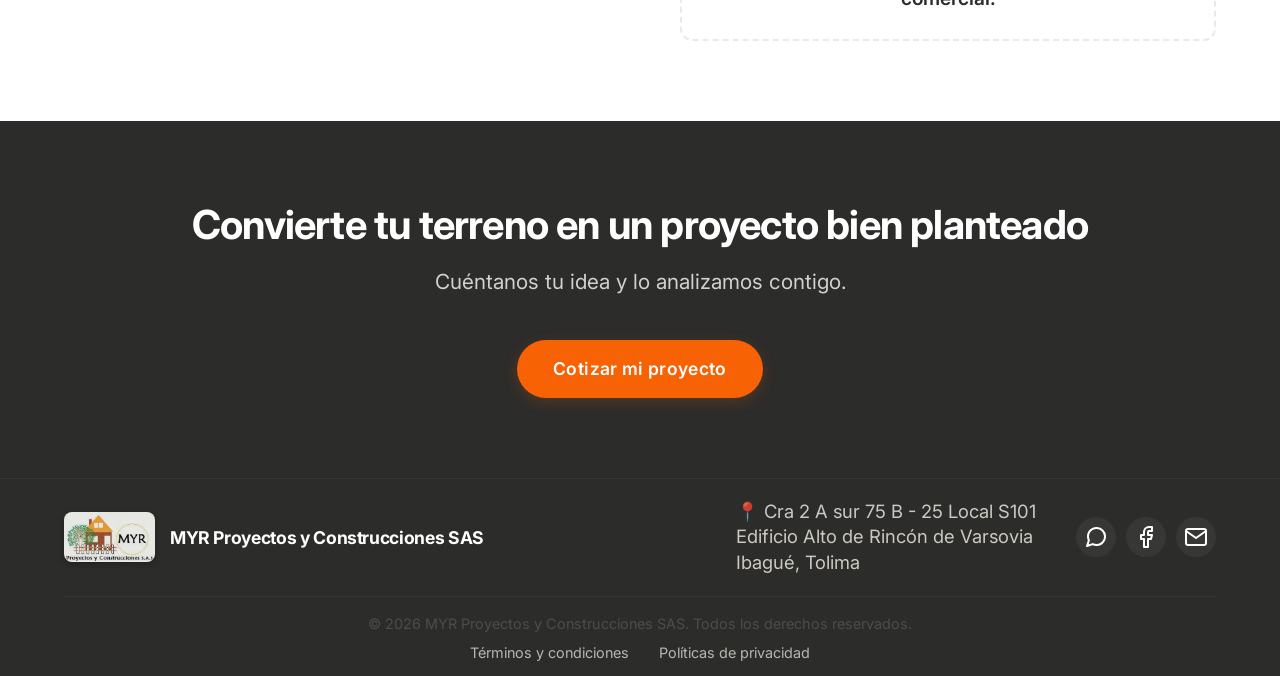
<file: servicios/urbanisticos.html>
<!DOCTYPE html>
<html lang="es">
<head>
    <meta charset="UTF-8">
    <meta name="viewport" content="width=device-width, initial-scale=1.0">
    <title>Proyectos Urbanísticos | MYR Proyectos</title>
    <link href="https://fonts.googleapis.com/css2?family=Inter:wght@400;500;600;700&display=swap" rel="stylesheet">
    <link rel="stylesheet" href="../assets/css/style.css">
</head>
<body>
    <header class="header" id="main-header"></header>

    <section class="hero" style="min-height: 50vh; background: linear-gradient(var(--color-overlay), var(--color-overlay)), url('../assets/images/servicios/servicio_urbanisticos.png') center/cover;">
        <div class="container" style="text-align: center;">
            <div class="hero-content" style="margin: 0 auto; max-width: 900px;">
                <a href="../pages/servicios.html" style="color: var(--color-cta); text-decoration: none; font-weight: 600; font-size: 1.1rem; display: inline-block; margin-bottom: 20px; letter-spacing: 0.05em; text-transform: uppercase;">&larr; Servicios</a>
                <h1 style="margin-bottom: 15px;">Desarrollamos proyectos con visión</h1>
                <p style="font-size: 1.3rem; color: #f5f0e8; max-width: 800px; margin: 0 auto 40px;">Planificamos, estructuramos y ejecutamos proyectos urbanísticos viables, organizados y pensados desde el inicio para funcionar en el mercado.</p>
                <a href="#" class="btn btn-primary tally-trigger" style="font-size: 1.1rem; padding: 14px 40px;">Cotiza tu proyecto</a>
            </div>
        </div>
    </section>

    <section class="section-white">
        <div class="container">
            <div class="grid-2" style="align-items: flex-start; gap: 80px;">
                <div class="reveal-item">
                    <h2 style="font-size: 2.2rem; margin-bottom: 25px;">Descripción</h2>
                    <p style="font-size: 1.25rem;">Acompañamos el desarrollo completo de proyectos en terrenos, desde el análisis inicial hasta la ejecución, asegurando que el proyecto no solo se pueda construir, sino que también sea viable, rentable y bien estructurado.</p>
                    
                    <div class="enfoque-block">
                        <p>No se trata solo de construir. Un proyecto urbanístico bien hecho empieza mucho antes de la obra. Analizamos el terreno, el contexto, la viabilidad económica y el comportamiento del mercado para tomar decisiones correctas desde el inicio.</p>
                    </div>

                    <div style="margin-top: 50px;">
                        <h3 style="color: var(--color-cta); font-size: 1.5rem; margin-bottom: 20px;">Problemas que soluciona</h3>
                        <ul style="list-style: none; padding: 0;">
                            <li style="display: flex; align-items: center; gap: 12px; margin-bottom: 15px; font-size: 1.15rem;"><div style="color: var(--color-cta);">■</div> Terrenos con potencial sin desarrollar</li>
                            <li style="display: flex; align-items: center; gap: 12px; margin-bottom: 15px; font-size: 1.15rem;"><div style="color: var(--color-cta);">■</div> Falta de claridad sobre qué hacer con el lote</li>
                            <li style="display: flex; align-items: center; gap: 12px; margin-bottom: 15px; font-size: 1.15rem;"><div style="color: var(--color-cta);">■</div> Proyectos que no son viables económicamente</li>
                            <li style="display: flex; align-items: center; gap: 12px; margin-bottom: 15px; font-size: 1.15rem;"><div style="color: var(--color-cta);">■</div> Decisiones mal tomadas desde el inicio</li>
                            <li style="display: flex; align-items: center; gap: 12px; margin-bottom: 15px; font-size: 1.15rem;"><div style="color: var(--color-cta);">■</div> Falta de estructura técnica y comercial</li>
                            <li style="display: flex; align-items: center; gap: 12px; font-size: 1.15rem;"><div style="color: var(--color-cta);">■</div> Riesgo de invertir sin retorno claro</li>
                        </ul>
                    </div>
                </div>

                <div class="reveal-item" style="transition-delay: 0.2s;">
                    <div class="card" style="background-color: var(--color-bg-main); border: none; padding: 30px;">
                        <h3 style="color: var(--color-trust); font-size: 1.6rem; margin-bottom: 25px;">¿Qué incluye?</h3>
                        
                        <div style="margin-bottom: 20px;">
                            <h4 style="font-size: 1.15rem; color: var(--color-text); margin-bottom: 5px;">🔍 Análisis inicial del terreno</h4>
                            <p style="font-size: 1rem; margin-bottom: 0;">Evaluamos condiciones físicas, normativas y potencial de desarrollo del lote.</p>
                        </div>
                        
                        <div style="margin-bottom: 20px;">
                            <h4 style="font-size: 1.15rem; color: var(--color-text); margin-bottom: 5px;">📊 Análisis de mercado</h4>
                            <p style="font-size: 1rem; margin-bottom: 0;">Estudiamos qué tipo de proyecto tiene mayor viabilidad (Tipo de vivienda, Segmento, Precios, Demanda real).</p>
                        </div>
                        
                        <div style="margin-bottom: 20px;">
                            <h4 style="font-size: 1.15rem; color: var(--color-text); margin-bottom: 5px;">💰 Evaluación económica y financiera</h4>
                            <p style="font-size: 1rem; margin-bottom: 0;">Costos estimados, rentabilidad, punto de equilibrio y proyección de ingresos.</p>
                        </div>
                        
                        <div style="margin-bottom: 20px;">
                            <h4 style="font-size: 1.15rem; color: var(--color-text); margin-bottom: 5px;">📐 Planeación y diseño del proyecto</h4>
                            <p style="font-size: 1rem; margin-bottom: 0;">Distribución del terreno, organización del espacio y definición del tipo de proyecto.</p>
                        </div>
                        
                        <div style="margin-bottom: 20px;">
                            <h4 style="font-size: 1.15rem; color: var(--color-text); margin-bottom: 5px;">🏗️ Ejecución constructiva</h4>
                            <p style="font-size: 1rem; margin-bottom: 0;">Desarrollo del proyecto con control técnico y supervisión.</p>
                        </div>
                        
                        <div style="margin-bottom: 20px;">
                            <h4 style="font-size: 1.15rem; color: var(--color-text); margin-bottom: 5px;">📣 Apoyo en comercialización</h4>
                            <p style="font-size: 1rem; margin-bottom: 0;">Estrategia de venta, presentación del proyecto y enfoque comercial.</p>
                        </div>
                        
                        <div>
                            <h4 style="font-size: 1.15rem; color: var(--color-text); margin-bottom: 5px;">🏡 Gestión de subsidios de vivienda</h4>
                            <p style="font-size: 1rem; margin-bottom: 0;">Vivienda de interés social (VIS), subsidios disponibles y requisitos básicos.</p>
                        </div>
                    </div>

                    <div style="margin-top: 40px; padding: 25px; border: 2px dashed var(--color-border); border-radius: 12px; text-align: center;">
                        <p style="font-size: 1.2rem; font-weight: 600; color: var(--color-text); margin: 0;">Nos adaptamos al tipo de proyecto que quieras desarrollar, pero siempre con un enfoque claro: que sea viable, funcional y tenga sentido constructivo y comercial.</p>
                    </div>
                </div>
            </div>
        </div>
    </section>

    <!-- CTA Final -->
    <section class="section-dark" style="text-align: center; padding: 80px 0;">
        <div class="container reveal-item">
            <h2 style="font-size: 2.5rem; margin-bottom: 15px;">Convierte tu terreno en un proyecto bien planteado</h2>
            <p style="font-size: 1.3rem; margin-bottom: 40px; color: #d1d1d1;">Cuéntanos tu idea y lo analizamos contigo.</p>
            <a href="#" class="btn btn-primary tally-trigger">Cotizar mi proyecto</a>
        </div>
    </section>

    <footer class="footer" id="main-footer"></footer>
    <script src="../assets/js/main.js"></script>
</body>
</html>
</file>
<file: assets/css/style.css>
/* Variables CSS - Tema Corporativo Equilibrado */
:root {
  --color-bg-main: #f5f0e8; /* Blanco crudo */
  --color-bg-section: #ffffff; /* Blanco */
  --color-bg-dark: #2c2c2a; /* Negro principal para navbar/footer */
  --color-text: #2c2c2a;
  --color-text-muted: #5a5a58;
  --color-trust: #2d6a4f; /* Verde corporativo */
  --color-cta: #f76205; /* Naranja */
  --color-cta-hover: #e05504;
  --color-overlay: rgba(44, 44, 42, 0.7);
  --color-border: rgba(44, 44, 42, 0.1);
  --font-main: 'Inter', system-ui, -apple-system, sans-serif;
  --transition-smooth: all 0.4s cubic-bezier(0.25, 1, 0.5, 1);
}

/* Reset y estilos base */
* {
  margin: 0;
  padding: 0;
  box-sizing: border-box;
}

html {
  scroll-behavior: smooth;
}

body {
  font-family: var(--font-main);
  color: var(--color-text);
  background-color: var(--color-bg-main);
  line-height: 1.7;
  -webkit-font-smoothing: antialiased;
  -moz-osx-font-smoothing: grayscale;
  overflow-x: hidden;
}

img {
  max-width: 100%;
  height: auto;
  display: block;
}

a {
  text-decoration: none;
  color: inherit;
  transition: var(--transition-smooth);
}

/* Layout */
.container {
  max-width: 1400px;
  margin: 0 auto;
  padding: 0 5%;
}

section {
  padding: 80px 0;
  position: relative;
  transition: background-color 0.4s ease;
}

/* Alternancia de fondos para que el sitio respire */
.section-light {
  background-color: var(--color-bg-main); /* Blanco crudo */
}

.section-white {
  background-color: var(--color-bg-section); /* Blanco puro */
}

.section-dark {
  background-color: var(--color-bg-dark); /* Negro corporativo */
  color: #ffffff;
}

.section-dark .card {
  background-color: rgba(255, 255, 255, 0.03);
  border-color: rgba(255, 255, 255, 0.1);
}

.section-dark h2, .section-dark h3, .section-dark h4 {
  color: #ffffff;
}

.section-dark p {
  color: #d1d1d1;
}

/* Tipografía */
h1, h2, h3, h4 {
  font-weight: 700;
  line-height: 1.2;
  margin-bottom: 24px;
  color: var(--color-text);
  letter-spacing: -0.02em;
}

h1 { font-size: 4rem; color: #ffffff; } /* Hero H1 suele ser sobre fondo oscuro */
h2 { font-size: 2.8rem; }
h3 { font-size: 1.75rem; }
h4 { font-size: 1.3rem; }

p {
  margin-bottom: 20px;
  font-size: 1.15rem;
  color: var(--color-text-muted);
}

strong { color: var(--color-text); }
.section-dark strong { color: #ffffff; }

/* Botones Premium */
.btn {
  display: inline-flex;
  align-items: center;
  justify-content: center;
  padding: 14px 36px;
  border-radius: 50px;
  font-weight: 600;
  text-align: center;
  cursor: pointer;
  transition: var(--transition-smooth);
  border: none;
  font-size: 1.1rem;
  letter-spacing: 0.02em;
  position: relative;
  overflow: hidden;
  z-index: 1;
}

.btn-primary {
  background-color: var(--color-cta);
  color: #ffffff !important;
  box-shadow: 0 4px 15px rgba(247, 98, 5, 0.2);
}

.btn-primary:hover {
  background-color: var(--color-cta-hover);
  transform: translateY(-3px);
  box-shadow: 0 8px 25px rgba(247, 98, 5, 0.4);
}

.btn-secondary {
  background-color: transparent;
  color: var(--color-text);
  border: 1px solid var(--color-text);
}

.btn-secondary:hover {
  background-color: var(--color-text);
  color: var(--color-bg-section) !important;
}

.section-dark .btn-secondary {
  color: #ffffff;
  border-color: rgba(255,255,255,0.5);
}
.section-dark .btn-secondary:hover {
  background-color: #ffffff;
  color: var(--color-bg-dark) !important;
}

/* Header Navbar Elegante */
.header {
  background-color: rgba(44, 44, 42, 0.98); /* Negro corporativo casi opaco */
  backdrop-filter: blur(10px);
  border-bottom: 1px solid rgba(255, 255, 255, 0.05);
  position: sticky;
  top: 0;
  z-index: 1000;
  transition: var(--transition-smooth);
}

.header .container {
  display: flex;
  justify-content: space-between;
  align-items: center;
  height: 90px;
}

.logo {
  display: flex;
  align-items: center;
}

.logo img {
  height: 60px;
  transition: transform 0.3s ease;
  border-radius: 8px; /* Bordes redondeados solicitados */
}

.logo:hover img {
  transform: scale(1.05);
}

.nav-menu {
  display: flex;
  gap: 50px; /* Separar más los enlaces */
  align-items: center;
  margin-left: auto;
  margin-right: 5%; /* Mover ligeramente a la derecha pero no al borde */
}

.nav-link {
  font-weight: 500;
  font-size: 1.05rem;
  color: #ffffff; /* Texto blanco en navbar negra */
  position: relative;
  padding: 8px 0;
  opacity: 0.9;
}

.nav-link::after {
  content: '';
  position: absolute;
  bottom: 0;
  left: 0;
  width: 0;
  height: 2px;
  background-color: var(--color-trust); /* Subrayado verde corporativo suave */
  transition: var(--transition-smooth);
}

.nav-link:hover::after {
  width: 100%;
}

.nav-link:hover {
  color: #ffffff;
  opacity: 1;
}

/* Dropdown sin flecha (ahora con flecha lateral) */
.dropdown {
  position: relative;
  display: inline-block;
  padding-bottom: 20px;
  margin-bottom: -20px;
}

.dropdown-icon {
  display: inline-block;
}

.dropdown-content {
  display: none;
  position: absolute;
  background-color: var(--color-bg-section);
  min-width: 260px;
  box-shadow: 0 15px 35px rgba(0,0,0,0.1); /* Sombra más suave en tema claro */
  z-index: 10;
  border-radius: 12px;
  top: calc(100% + 15px);
  left: 50%;
  transform: translateX(-50%);
  padding: 15px 0;
  border: 1px solid var(--color-border);
  opacity: 0;
  visibility: hidden;
  transition: all 0.3s ease;
}

.dropdown:hover .dropdown-content {
  display: block;
  opacity: 1;
  visibility: visible;
  top: 100%;
}

.dropdown-content a {
  color: var(--color-text);
  padding: 12px 25px;
  display: block;
  font-size: 1rem;
}

.dropdown-content a:hover {
  background-color: var(--color-bg-main);
  color: var(--color-cta);
  padding-left: 30px;
}

/* Hero Section (Carrusel) */
.hero {
  min-height: 90vh;
  display: flex;
  align-items: center;
  position: relative;
  overflow: hidden;
  background-color: var(--color-bg-dark);
  padding: 0;
}

.hero-slider {
  position: absolute;
  top: 0;
  left: 0;
  width: 100%;
  height: 100%;
  z-index: 1;
}

.hero-slide {
  position: absolute;
  top: 0;
  left: 0;
  width: 100%;
  height: 100%;
  opacity: 0;
  transition: opacity 1.5s ease-in-out;
  background-size: cover;
  background-position: center;
}

.hero-slide.active {
  opacity: 1;
}

.hero-slide::after {
  content: '';
  position: absolute;
  inset: 0;
  background: linear-gradient(90deg, rgba(44,44,42,0.95) 0%, rgba(44,44,42,0.6) 50%, rgba(44,44,42,0.3) 100%);
}

.hero-content {
  position: relative;
  z-index: 2;
  max-width: 800px;
  padding: 40px 0;
}

.hero-content h1 {
  animation: fadeUp 1s ease forwards;
  color: #ffffff;
}

.hero-content p {
  animation: fadeUp 1s ease 0.2s forwards;
  opacity: 0;
  color: #f5f0e8;
  font-size: 1.3rem;
}

.hero-actions {
  display: flex;
  gap: 20px;
  margin-top: 50px;
  animation: fadeUp 1s ease 0.4s forwards;
  opacity: 0;
}

/* Grids Premium */
.grid-2 {
  display: grid;
  grid-template-columns: repeat(2, 1fr);
  gap: 60px;
}

.grid-3 {
  display: grid;
  grid-template-columns: repeat(3, 1fr);
  gap: 40px;
}

.grid-4 {
  display: grid;
  grid-template-columns: repeat(4, 1fr);
  gap: 30px;
}

/* Cards Modernas (Claras) */
.card {
  background-color: var(--color-bg-section);
  padding: 40px 30px;
  border-radius: 16px;
  border: 1px solid var(--color-border);
  box-shadow: 0 4px 20px rgba(0,0,0,0.03); /* Sombra muy sutil */
  transition: var(--transition-smooth);
  height: 100%;
  display: flex;
  flex-direction: column;
  position: relative;
  overflow: hidden;
}

.card:hover {
  transform: translateY(-8px);
  border-color: rgba(45, 106, 79, 0.3); /* Hover border verde corporativo */
  box-shadow: 0 15px 35px rgba(0, 0, 0, 0.08); /* Sombra ligeramente más fuerte */
}

.card img {
  width: 100%;
  border-radius: 12px;
  margin-bottom: 25px;
  object-fit: cover;
  aspect-ratio: 16/10;
  transition: transform 0.7s ease;
}

.card:hover img {
  transform: scale(1.03);
}

.card-icon {
  font-size: 3rem;
  color: var(--color-trust); /* Iconos en verde corporativo */
  margin-bottom: 25px;
  transition: var(--transition-smooth);
}

.card:hover .card-icon {
  transform: scale(1.1);
  color: var(--color-cta); /* Cambia a naranja en hover para dinamismo */
}

/* Showcase de Proyectos */
.project-card {
  position: relative;
  border-radius: 16px;
  overflow: hidden;
  aspect-ratio: 4/5;
  display: block;
}

.project-card img {
  width: 100%;
  height: 100%;
  object-fit: cover;
  transition: transform 0.8s cubic-bezier(0.25, 1, 0.5, 1);
}

.project-card:hover img {
  transform: scale(1.08);
}

.project-overlay {
  position: absolute;
  inset: 0;
  background: linear-gradient(to top, rgba(44,44,42,0.95) 0%, rgba(44,44,42,0.4) 50%, transparent 100%);
  display: flex;
  flex-direction: column;
  justify-content: flex-end;
  padding: 40px 30px;
  transition: var(--transition-smooth);
}

.project-overlay h3 {
  margin-bottom: 5px;
  transform: translateY(20px);
  transition: var(--transition-smooth);
  color: #ffffff;
}

.project-overlay p {
  color: #f5f0e8;
  opacity: 0;
  transform: translateY(20px);
  transition: var(--transition-smooth);
  transition-delay: 0.1s;
  font-size: 1rem;
  margin-bottom: 0;
}

.project-card:hover .project-overlay h3,
.project-card:hover .project-overlay p {
  transform: translateY(0);
  opacity: 1;
}

/* Galerías Internas (Carrusel) */
.gallery-carousel {
  display: flex;
  gap: 20px;
  overflow-x: auto;
  scroll-snap-type: x mandatory;
  padding-bottom: 20px;
  scrollbar-width: thin;
  scrollbar-color: var(--color-trust) var(--color-bg-main);
}

.gallery-carousel::-webkit-scrollbar {
  height: 8px;
}
.gallery-carousel::-webkit-scrollbar-track {
  background: var(--color-bg-main);
  border-radius: 10px;
}
.gallery-carousel::-webkit-scrollbar-thumb {
  background: var(--color-trust);
  border-radius: 10px;
}

.gallery-item {
  flex: 0 0 calc(80% - 20px);
  scroll-snap-align: center;
  border-radius: 16px;
  overflow: hidden;
}

@media (min-width: 768px) {
  .gallery-item {
    flex: 0 0 calc(40% - 20px);
  }
}

.gallery-item img {
  width: 100%;
  aspect-ratio: 16/10;
  object-fit: cover;
}

/* Botón Flotante Chat */
.floating-chat {
  position: fixed;
  bottom: 30px;
  right: 30px;
  width: 65px;
  height: 65px;
  background-color: var(--color-bg-section);
  border-radius: 50%;
  box-shadow: 0 10px 30px rgba(0,0,0,0.2);
  cursor: pointer;
  z-index: 9999;
  display: flex;
  align-items: center;
  justify-content: center;
  transition: var(--transition-smooth);
  border: 2px solid var(--color-border);
}

.floating-chat:hover {
  transform: scale(1.1) translateY(-5px);
  box-shadow: 0 15px 40px rgba(45, 106, 79, 0.3);
  border-color: var(--color-trust);
}

.floating-chat img {
  width: 35px;
  height: 35px;
  object-fit: contain;
}

.floating-chat::before {
  content: 'Cuéntanos tu idea';
  position: absolute;
  right: calc(100% + 15px);
  background-color: var(--color-bg-dark);
  color: #fff;
  padding: 8px 15px;
  border-radius: 8px;
  font-size: 0.9rem;
  font-weight: 500;
  white-space: nowrap;
  opacity: 0;
  visibility: hidden;
  transition: var(--transition-smooth);
  box-shadow: 0 5px 15px rgba(0,0,0,0.1);
}

.floating-chat:hover::before {
  opacity: 1;
  visibility: visible;
}

/* Footer (Negro Corporativo, 2 Columnas) */
.footer {
  background-color: var(--color-bg-dark);
  color: #f5f0e8;
  padding: 20px 0 10px;
  border-top: 1px solid rgba(255,255,255,0.05);
}

.footer-grid {
  display: flex;
  justify-content: space-between;
  align-items: center;
  flex-wrap: wrap;
}

.footer-brand {
  display: flex;
  flex-direction: row;
  align-items: center;
  gap: 15px;
}

.footer-logo {
  opacity: 0.9;
  transition: opacity 0.3s;
}
.footer-logo:hover {
  opacity: 1;
}
.footer-logo img {
  border-radius: 8px; /* Redondear logo en footer también */
}

.footer-info {
  display: flex;
  align-items: center;
}

.footer-info p {
  color: #f5f0e8;
  opacity: 0.8;
  margin: 0;
}

/* Iconos de Redes */
.social-icons {
  display: flex;
  gap: 10px;
}

.social-icons a {
  display: inline-flex;
  align-items: center;
  justify-content: center;
  width: 40px; 
  height: 40px; 
  border-radius: 50%;
  background-color: rgba(255,255,255,0.05);
  transition: var(--transition-smooth);
}

.social-icons a:hover {
  background-color: rgba(255,255,255,0.1);
  transform: translateY(-3px);
  box-shadow: 0 5px 15px rgba(0,0,0,0.3);
}

.social-icons img, .social-icons svg {
  width: 24px; 
  height: 24px; 
  object-fit: contain;
  filter: brightness(0) invert(1);
}

.footer-bottom {
  text-align: center;
  margin-top: 20px;
  padding-top: 15px;
  border-top: 1px solid rgba(255,255,255,0.05);
  display: flex;
  flex-direction: column;
  align-items: center;
  gap: 5px;
}

.footer-bottom p {
  margin: 0;
  font-size: 0.9rem;
  opacity: 0.7;
}

.footer-links {
  display: flex;
  gap: 30px;
  justify-content: center;
}

.footer-links a {
  font-size: 0.9rem;
  color: #f5f0e8;
  opacity: 0.7;
  text-decoration: underline;
  text-decoration-color: transparent;
  transition: var(--transition-smooth);
}
.footer-links a:hover {
  color: var(--color-trust);
  opacity: 1;
  text-decoration-color: var(--color-trust);
}

/* Animaciones de Scroll (Scroll Reveal) */
.reveal {
  opacity: 0;
  transform: translateY(40px);
  transition: all 0.8s cubic-bezier(0.25, 1, 0.5, 1);
}

.reveal.active {
  opacity: 1;
  transform: translateY(0);
}

@keyframes fadeUp {
  from {
    opacity: 0;
    transform: translateY(30px);
  }
  to {
    opacity: 1;
    transform: translateY(0);
  }
}

/* Bloques de enfoque en Servicios */
.enfoque-block {
  background-color: rgba(45, 106, 79, 0.05); /* Verde corporativo muy suave */
  border-left: 4px solid var(--color-trust);
  padding: 30px;
  border-radius: 0 12px 12px 0;
  margin: 40px 0;
}
.enfoque-block p {
  color: var(--color-text);
  font-size: 1.25rem;
  font-weight: 500;
  margin: 0;
}

/* Responsive */
@media (max-width: 992px) {
  h1 { font-size: 3rem; }
  h2 { font-size: 2.2rem; }
  .grid-2, .grid-3, .grid-4 { grid-template-columns: repeat(2, 1fr); gap: 30px;}
  
  .nav-menu {
    position: fixed;
    top: 90px;
    left: -100%;
    width: 100%;
    height: calc(100vh - 90px);
    background-color: rgba(44, 44, 42, 0.98);
    backdrop-filter: blur(10px);
    flex-direction: column;
    justify-content: flex-start;
    padding: 40px 20px;
    margin: 0;
    transition: left 0.4s ease;
  }
  
  .nav-menu.active {
    left: 0;
  }
  
  .menu-toggle {
    display: flex;
    flex-direction: column;
    gap: 6px;
    cursor: pointer;
    z-index: 1001;
  }
  
  .menu-toggle span {
    width: 30px;
    height: 2px;
    background-color: #ffffff;
    transition: 0.3s;
  }
}

@media (max-width: 768px) {
  h1 { font-size: 2.5rem; }
  .grid-2, .grid-3, .grid-4 { grid-template-columns: 1fr; }
  .hero-actions { flex-direction: column; }
  .footer-grid { grid-template-columns: 1fr; text-align: center; gap: 40px; }
  .footer-brand { align-items: center; }
  .social-icons { justify-content: center; }
  .footer-links { flex-direction: column; gap: 15px; }
}
</file>
